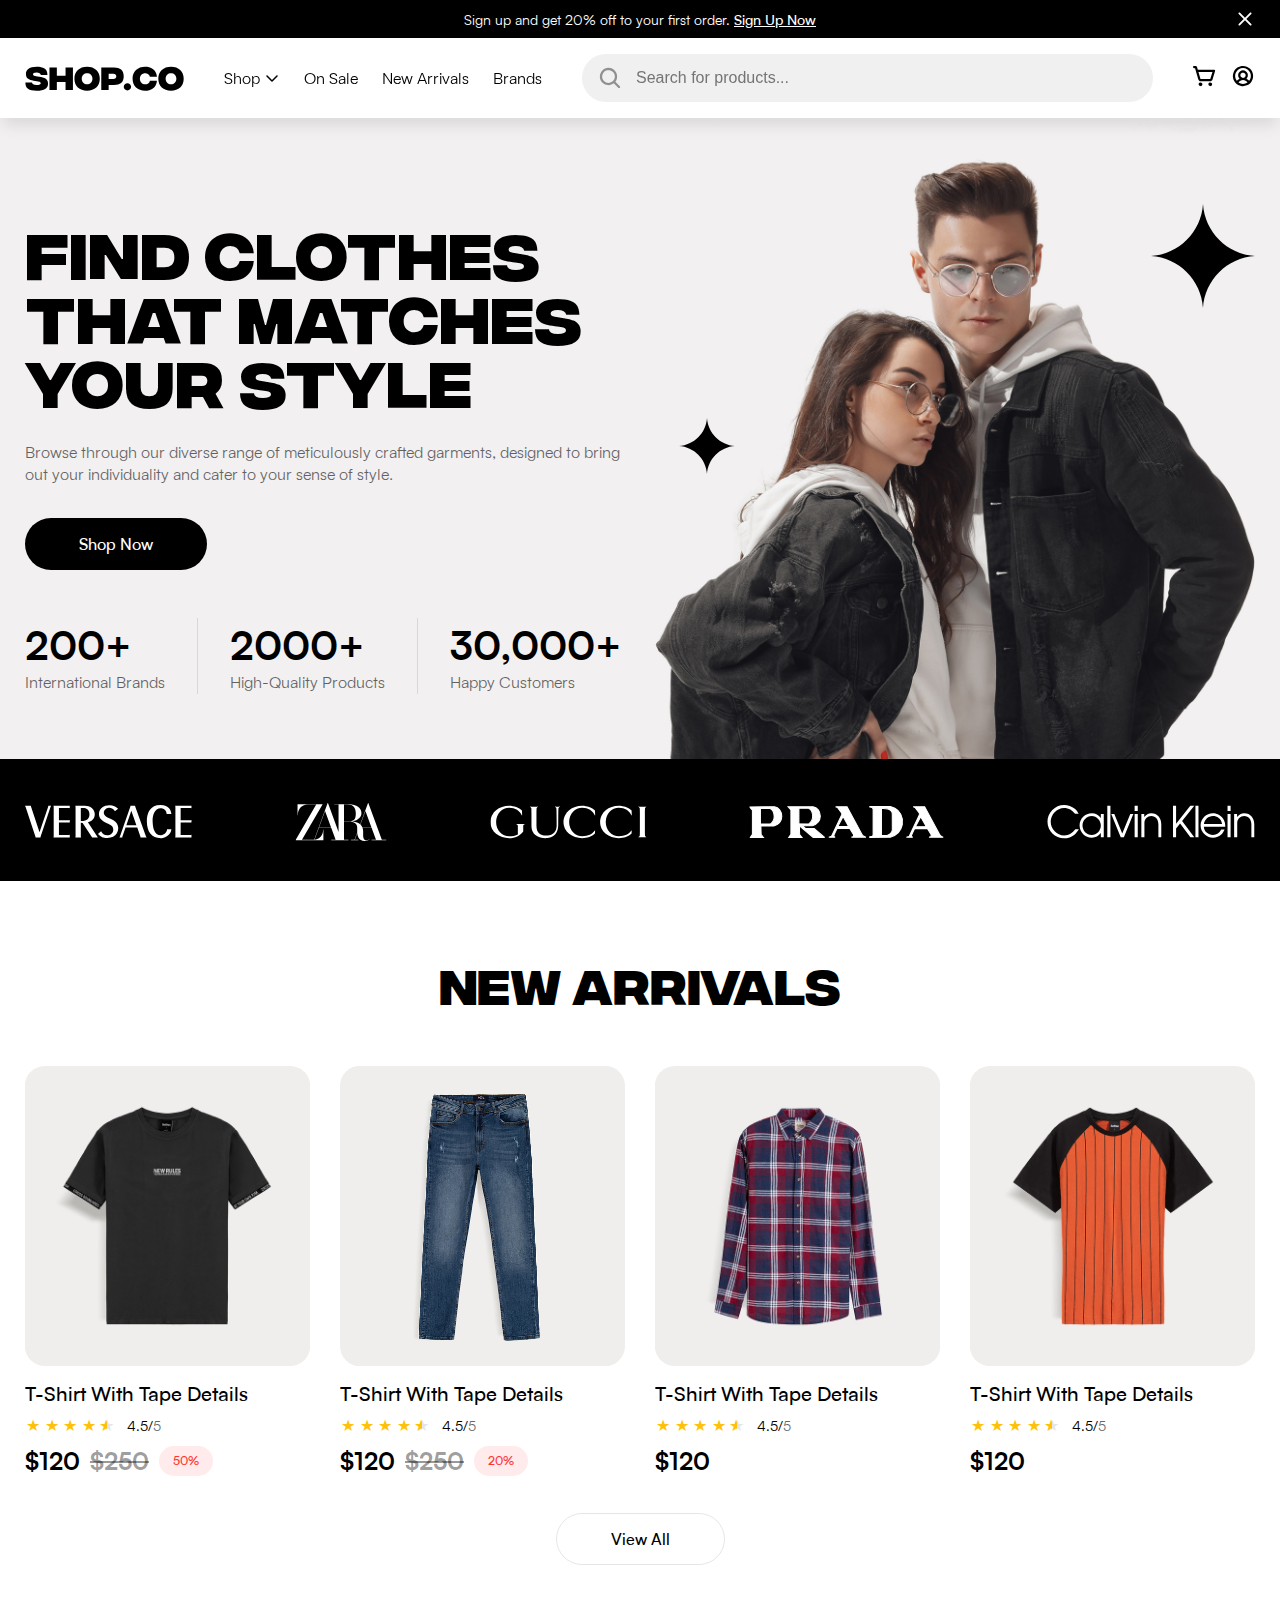
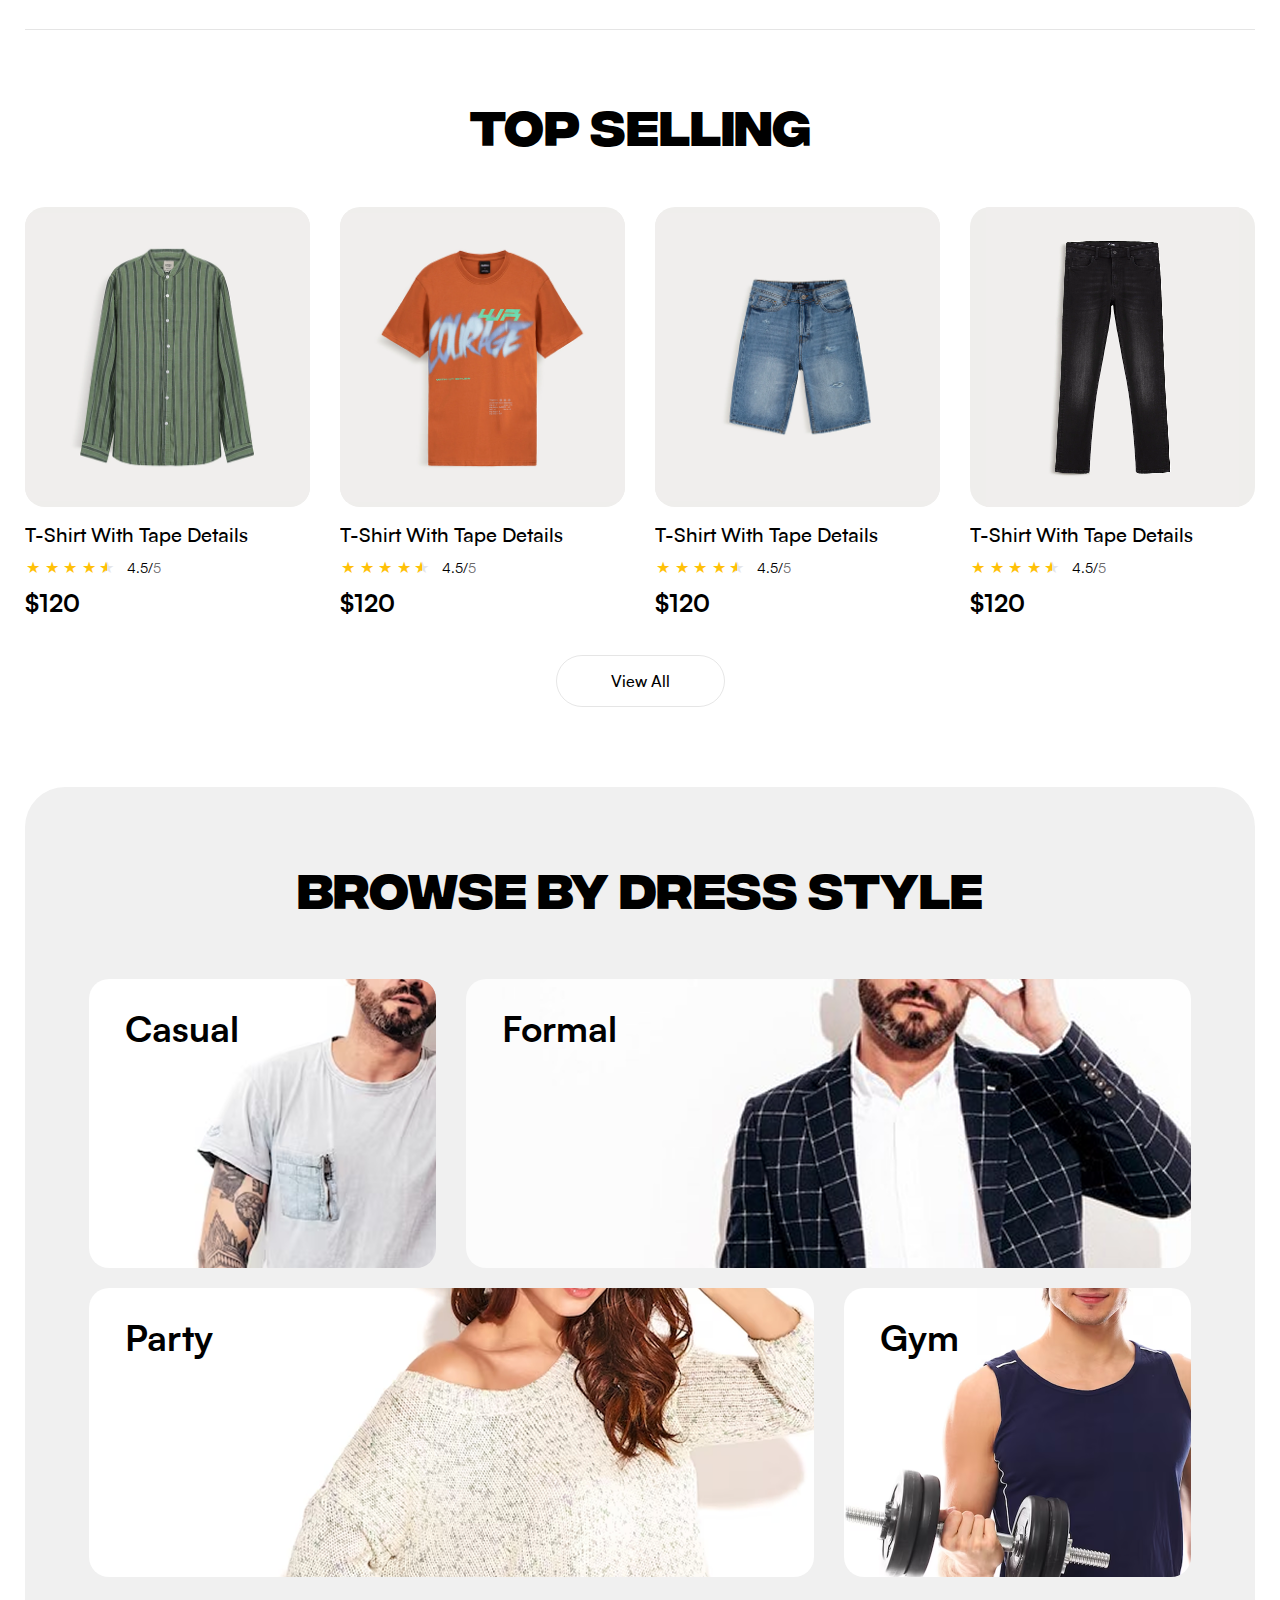
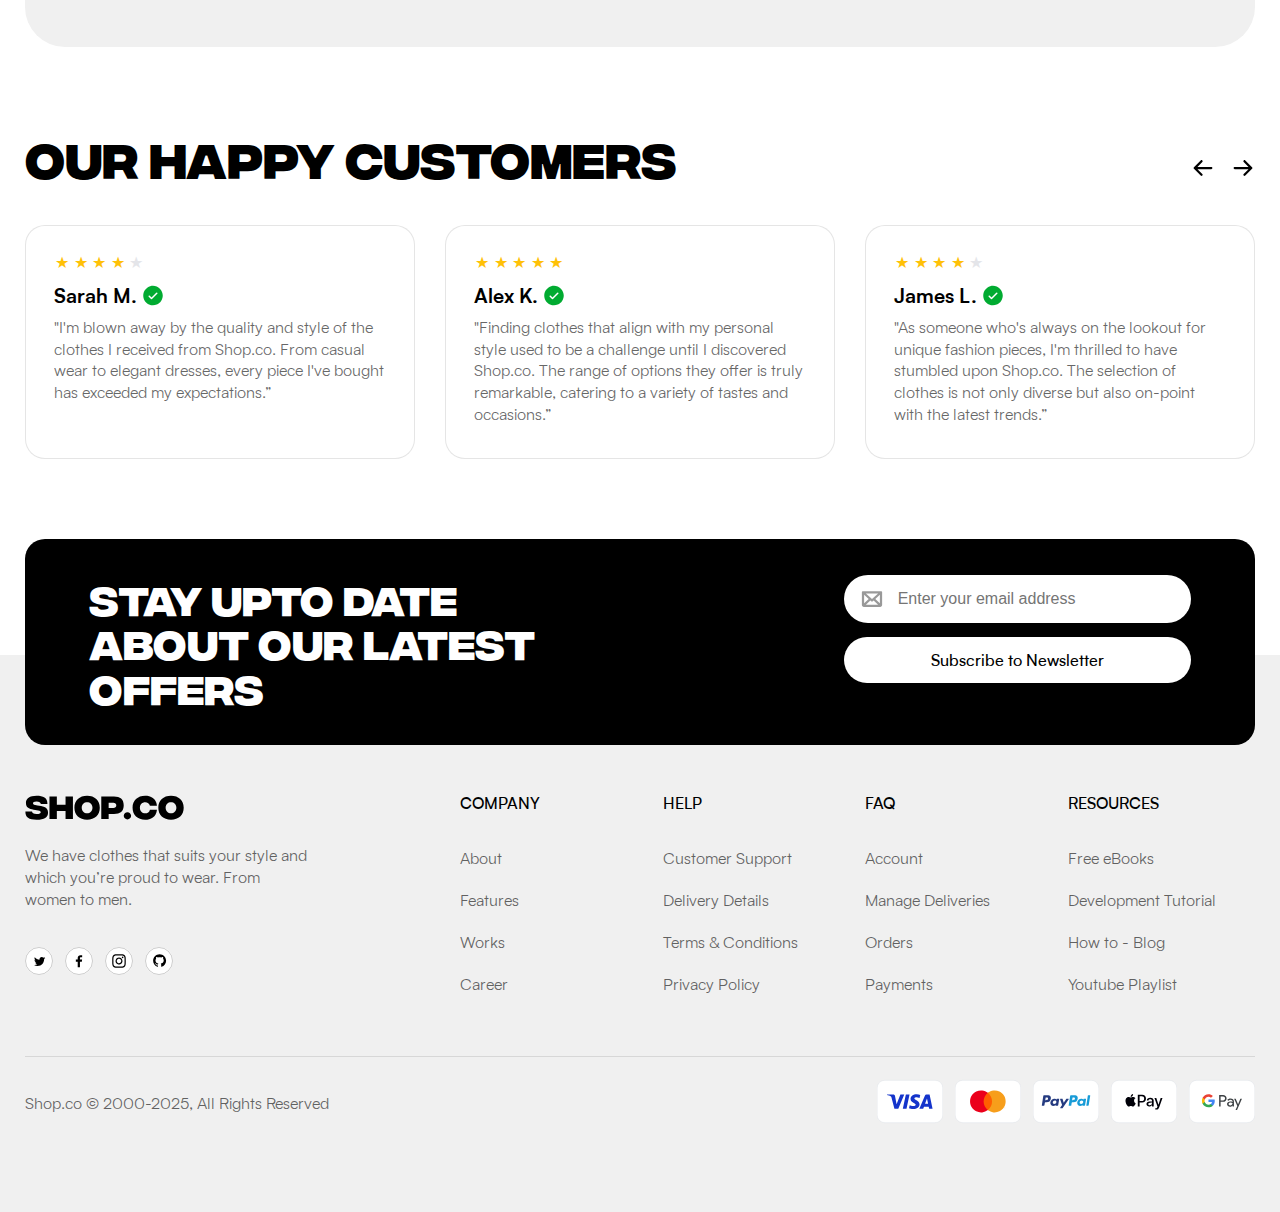
<file: index.html>
<!doctype html>
<html lang="en">
  <head>
    <meta charset="UTF-8" />
    <meta name="viewport" content="width=device-width, initial-scale=1.0" />

    <!-- FAVICON -->
    <link
      rel="icon"
      type="image/png"
      href="./assets/favicon/favicon-96x96.png"
      sizes="96x96"
    />
    <link rel="icon" type="image/svg+xml" href="./assets/favicon/favicon.svg" />
    <link rel="shortcut icon" href="./assets/favicon/favicon.ico" />
    <link
      rel="apple-touch-icon"
      sizes="180x180"
      href="./assets/favicon/apple-touch-icon.png"
    />
    <link rel="manifest" href="./assets/favicon/site.webmanifest" />

    <!-- FONT BASE -->
    <link rel="stylesheet" href="./assets/fonts/MJSatoshi/stylesheet.css" />

    <!-- FONT EXTRA -->
    <link rel="stylesheet" href="./assets/fonts/IntegralCF/stylesheet.css" />

    <!-- MAIN CSS -->
    <link rel="stylesheet" href="./assets/css/main.css" />

    <!-- SCRIPT LOAD -->
    <script src="./assets/js/script.js"></script>

    <title>SHOP.CO</title>
  </head>
  <body>
    <!-- PROMO NOTIFY-->
    <div class="header__promo">
      <div class="container">
        <div class="header__promo-inner">
          <span>Sign up and get 20% off to your first order. </span>
          <a href="#!" class="header__promo--link">Sign Up Now</a>
          <button class="header__promo-close d-sm-none">
            <img src="./assets/icons/close.svg" alt="" />
          </button>
        </div>
      </div>
    </div>
    <!-- HEADER -->
    <div id="header" class="header"></div>

    <!-- MAIN -->
    <main>
      <!-- HERO -->
      <section class="hero">
        <div class="container">
          <div class="hero__inner">
            <div class="row row-cols-2 row-cols-md-1 gapY-md-20">
              <div class="col">
                <h2 class="heading-1 mt-100 mt-xxl-50 mt-xl-30 mt-lg-16">
                  FIND CLOTHES THAT MATCHES YOUR STYLE
                </h2>
                <p class="desc mt-32 mt-xl-16">
                  Browse through our diverse range of meticulously crafted
                  garments, designed to bring out your individuality and cater
                  to your sense of style.
                </p>
                <button
                  class="btn btn--primary btn--full mt-32 mt-xl-16 mt-sm-24"
                >
                  Shop Now
                </button>
                <div class="stats">
                  <div class="stats__item">
                    <span class="heading-2-base">200+</span>
                    <span class="desc">International Brands</span>
                  </div>
                  <div class="stats__item">
                    <span class="heading-2-base">2000+</span>
                    <span class="desc">High-Quality Products</span>
                  </div>
                  <div class="stats__item">
                    <span class="heading-2-base">30,000+</span>
                    <span class="desc">Happy Customers</span>
                  </div>
                </div>
              </div>
              <div class="col">
                <div class="hero__image">
                  <img
                    src="./assets/images/hero-pc.png"
                    alt=""
                    class="hero__img"
                  />
                  <img
                    src="./assets/icons/deco-1.svg"
                    alt=""
                    class="hero__deco hero__deco-1"
                  />
                  <img
                    src="./assets/icons/deco-2.svg"
                    alt=""
                    class="hero__deco hero__deco-2"
                  />
                </div>
              </div>
            </div>
          </div>
        </div>
      </section>

      <!-- BRANDS -->
      <section class="brands">
        <div class="container">
          <div class="brands__inner">
            <div class="brand">
              <img
                src="./assets/icons/brand-versace.svg"
                alt=""
                class="brand__img"
              />
            </div>
            <div class="brand">
              <img
                src="./assets/icons/brand-zara.svg"
                alt=""
                class="brand__img"
              />
            </div>
            <div class="brand">
              <img
                src="./assets/icons/brand-gucci.svg"
                alt=""
                class="brand__img"
              />
            </div>
            <div class="brand">
              <img
                src="./assets/icons/brand-prada.svg"
                alt=""
                class="brand__img"
              />
            </div>
            <div class="brand">
              <img
                src="./assets/icons/brand-calvin.svg"
                alt=""
                class="brand__img"
              />
            </div>
          </div>
        </div>
      </section>

      <!-- NEW ARRIVALS -->
      <section class="new-prod">
        <div class="container">
          <div class="new-prod__inner">
            <h2 class="heading-2 text-center mt-72 mt-xl-50 mb-55 mb-xl-30">
              NEW ARRIVALS
            </h2>
            <!-- Card -->
            <div class="row row-cols-4 row-cols-lg-2 gy-lg-3">
              <!-- Item 1 -->
              <div class="col">
                <div class="card">
                  <a href="./prod-detail.html" class="card__img-wrap">
                    <img
                      src="./assets/images/prod-1.png"
                      alt=""
                      class="card__img"
                    />
                  </a>
                  <a href="./prod-detail.html">
                    <h3 class="card__title card-title mt-16">
                      T-shirt with tape details
                    </h3></a
                  >
                  <div class="card__row">
                    <!-- Rating -->
                    <div class="rating">
                      <span class="rating__star rating__star--full"></span>
                      <span class="rating__star rating__star--full"></span>
                      <span class="rating__star rating__star--full"></span>
                      <span class="rating__star rating__star--full"></span>
                      <span class="rating__star rating__star--half"></span>
                    </div>
                    <!-- Number details -->
                    <div>
                      <span class="heading-5">4.5/</span
                      ><span class="heading-5-grey">5</span>
                    </div>
                  </div>
                  <!-- Price -->
                  <div class="d-flex align-center gapX-10 gapX-md-5 mt-8">
                    <span class="card-price">$120</span>
                    <span class="card-price-old">$250</span>
                    <div class="badge badge--sale">50%</div>
                  </div>
                </div>
              </div>

              <!-- Item 2 -->
              <div class="col">
                <div class="card">
                  <a href="./prod-detail.html" class="card__img-wrap">
                    <img
                      src="./assets/images/prod-2.png"
                      alt=""
                      class="card__img"
                    />
                  </a>
                  <a href="./prod-detail.html">
                    <h3 class="card__title card-title mt-16">
                      T-shirt with tape details
                    </h3></a
                  >
                  <div class="card__row">
                    <!-- Rating -->
                    <div class="rating">
                      <span class="rating__star rating__star--full"></span>
                      <span class="rating__star rating__star--full"></span>
                      <span class="rating__star rating__star--full"></span>
                      <span class="rating__star rating__star--full"></span>
                      <span class="rating__star rating__star--half"></span>
                    </div>
                    <!-- Number details -->
                    <div>
                      <span class="heading-5">4.5/</span
                      ><span class="heading-5-grey">5</span>
                    </div>
                  </div>
                  <!-- Price -->
                  <div class="d-flex align-center gapX-10 gapX-md-5 mt-8">
                    <span class="card-price">$120</span>
                    <span class="card-price-old">$250</span>
                    <div class="badge badge--sale">20%</div>
                  </div>
                </div>
              </div>

              <!-- Item 3 -->
              <div class="col">
                <div class="card">
                  <a href="./prod-detail.html" class="card__img-wrap">
                    <img
                      src="./assets/images/prod-3.png"
                      alt=""
                      class="card__img"
                    />
                  </a>
                  <a href="./prod-detail.html">
                    <h3 class="card__title card-title mt-16">
                      T-shirt with tape details
                    </h3></a
                  >
                  <div class="card__row">
                    <!-- Rating -->
                    <div class="rating">
                      <span class="rating__star rating__star--full"></span>
                      <span class="rating__star rating__star--full"></span>
                      <span class="rating__star rating__star--full"></span>
                      <span class="rating__star rating__star--full"></span>
                      <span class="rating__star rating__star--half"></span>
                    </div>
                    <!-- Number details -->
                    <div>
                      <span class="heading-5">4.5/</span
                      ><span class="heading-5-grey">5</span>
                    </div>
                  </div>
                  <!-- Price -->
                  <span class="card-price mt-8">$120</span>
                </div>
              </div>

              <!-- Item 4 -->
              <div class="col">
                <div class="card">
                  <a href="./prod-detail.html" class="card__img-wrap">
                    <img
                      src="./assets/images/prod-4.png"
                      alt=""
                      class="card__img"
                    />
                  </a>
                  <a href="./prod-detail.html">
                    <h3 class="card__title card-title mt-16">
                      T-shirt with tape details
                    </h3></a
                  >
                  <div class="card__row">
                    <!-- Rating -->
                    <div class="rating">
                      <span class="rating__star rating__star--full"></span>
                      <span class="rating__star rating__star--full"></span>
                      <span class="rating__star rating__star--full"></span>
                      <span class="rating__star rating__star--full"></span>
                      <span class="rating__star rating__star--half"></span>
                    </div>
                    <!-- Number details -->
                    <div>
                      <span class="heading-5">4.5/</span
                      ><span class="heading-5-grey">5</span>
                    </div>
                  </div>
                  <!-- Price -->
                  <span class="card-price mt-8">$120</span>
                </div>
              </div>
            </div>

            <!-- View All -->
            <button class="btn btn--outline btn--full mx-auto mt-36 mt-md-24">
              View All
            </button>
          </div>
        </div>
      </section>

      <!-- SEPARATE -->
      <div class="container">
        <div class="separate my-64 my-md-40"></div>
      </div>

      <!-- TOP SELLING -->
      <section class="selling">
        <div class="container">
          <div class="selling__inner">
            <h2 class="heading-2 text-center mb-55 mb-xl-30">top selling</h2>
            <!-- Card -->
            <div class="row row-cols-4 row-cols-lg-2 gy-lg-3">
              <!-- Item 1 -->
              <div class="col">
                <div class="card">
                  <a href="./prod-detail.html" class="card__img-wrap">
                    <img
                      src="./assets/images/prod-5.png"
                      alt=""
                      class="card__img"
                    />
                  </a>
                  <a href="./prod-detail.html">
                    <h3 class="card__title card-title mt-16">
                      T-shirt with tape details
                    </h3></a
                  >
                  <div class="card__row">
                    <!-- Rating -->
                    <div class="rating">
                      <span class="rating__star rating__star--full"></span>
                      <span class="rating__star rating__star--full"></span>
                      <span class="rating__star rating__star--full"></span>
                      <span class="rating__star rating__star--full"></span>
                      <span class="rating__star rating__star--half"></span>
                    </div>
                    <!-- Number details -->
                    <div>
                      <span class="heading-5">4.5/</span
                      ><span class="heading-5-grey">5</span>
                    </div>
                  </div>
                  <!-- Price -->
                  <span class="card-price mt-8">$120</span>
                </div>
              </div>

              <!-- Item 2 -->
              <div class="col">
                <div class="card">
                  <a href="./prod-detail.html" class="card__img-wrap">
                    <img
                      src="./assets/images/prod-6.png"
                      alt=""
                      class="card__img"
                    />
                  </a>
                  <a href="./prod-detail.html">
                    <h3 class="card__title card-title mt-16">
                      T-shirt with tape details
                    </h3></a
                  >
                  <div class="card__row">
                    <!-- Rating -->
                    <div class="rating">
                      <span class="rating__star rating__star--full"></span>
                      <span class="rating__star rating__star--full"></span>
                      <span class="rating__star rating__star--full"></span>
                      <span class="rating__star rating__star--full"></span>
                      <span class="rating__star rating__star--half"></span>
                    </div>
                    <!-- Number details -->
                    <div>
                      <span class="heading-5">4.5/</span
                      ><span class="heading-5-grey">5</span>
                    </div>
                  </div>
                  <!-- Price -->
                  <span class="card-price mt-8">$120</span>
                </div>
              </div>

              <!-- Item 3 -->
              <div class="col">
                <div class="card">
                  <a href="./prod-detail.html" class="card__img-wrap">
                    <img
                      src="./assets/images/prod-7.png"
                      alt=""
                      class="card__img"
                    />
                  </a>
                  <a href="./prod-detail.html">
                    <h3 class="card__title card-title mt-16">
                      T-shirt with tape details
                    </h3></a
                  >
                  <div class="card__row">
                    <!-- Rating -->
                    <div class="rating">
                      <span class="rating__star rating__star--full"></span>
                      <span class="rating__star rating__star--full"></span>
                      <span class="rating__star rating__star--full"></span>
                      <span class="rating__star rating__star--full"></span>
                      <span class="rating__star rating__star--half"></span>
                    </div>
                    <!-- Number details -->
                    <div>
                      <span class="heading-5">4.5/</span
                      ><span class="heading-5-grey">5</span>
                    </div>
                  </div>
                  <!-- Price -->
                  <span class="card-price mt-8">$120</span>
                </div>
              </div>

              <!-- Item 4 -->
              <div class="col">
                <div class="card">
                  <a href="./prod-detail.html" class="card__img-wrap">
                    <img
                      src="./assets/images/prod-8.png"
                      alt=""
                      class="card__img"
                    />
                  </a>
                  <a href="./prod-detail.html">
                    <h3 class="card__title card-title mt-16">
                      T-shirt with tape details
                    </h3></a
                  >
                  <div class="card__row">
                    <!-- Rating -->
                    <div class="rating">
                      <span class="rating__star rating__star--full"></span>
                      <span class="rating__star rating__star--full"></span>
                      <span class="rating__star rating__star--full"></span>
                      <span class="rating__star rating__star--full"></span>
                      <span class="rating__star rating__star--half"></span>
                    </div>
                    <!-- Number details -->
                    <div>
                      <span class="heading-5">4.5/</span
                      ><span class="heading-5-grey">5</span>
                    </div>
                  </div>
                  <!-- Price -->
                  <span class="card-price mt-8">$120</span>
                </div>
              </div>
            </div>

            <!-- View All -->
            <button class="btn btn--outline btn--full mx-auto mt-36 mt-md-24">
              View All
            </button>
          </div>
        </div>
      </section>

      <!-- CATEGORY -->
      <section class="category mt-80 mt-md-50">
        <div class="container">
          <div class="category__inner">
            <h3 class="heading-2 text-center">BROWSE BY dress STYLE</h3>

            <!-- Row 1-->
            <div class="category__row mt-64">
              <div class="row gy-md-2">
                <div class="col-4 col-md-12">
                  <a href="./cat-casual.html" class="category__item">
                    <h3 class="category__title heading-3">Casual</h3>
                    <img
                      src="./assets/images/cat-1.png"
                      alt=""
                      class="category__item-img"
                    />
                  </a>
                </div>
                <div class="col-8 col-md-12">
                  <a href="#!" class="category__item">
                    <h3 class="category__title heading-3">Formal</h3>
                    <img
                      src="./assets/images/cat-2.png"
                      alt=""
                      class="category__item-img"
                    />
                  </a>
                </div>
              </div>
            </div>
            <!-- Row 2-->
            <div class="category__row mt-20">
              <div class="row gy-md-2">
                <div class="col-8 col-md-12">
                  <a href="#!" class="category__item">
                    <h3 class="category__title heading-3">Party</h3>
                    <img
                      src="./assets/images/cat-3.png"
                      alt=""
                      class="category__item-img"
                    />
                  </a>
                </div>
                <div class="col-4 col-md-12">
                  <a href="#!" class="category__item">
                    <h3 class="category__title heading-3">Gym</h3>
                    <img
                      src="./assets/images/cat-4.png"
                      alt=""
                      class="category__item-img"
                    />
                  </a>
                </div>
              </div>
            </div>
          </div>
        </div>
      </section>

      <!-- Reviews -->
      <section class="reviews mt-80 mt-xl-50">
        <div class="container">
          <div class="reviews__inner">
            <div class="reviews__row mb-40 mb-md-24">
              <h2 class="heading-2">OUR HAPPY CUSTOMERS</h2>
              <div class="reviews__ctrl d-flex gapX-16">
                <button>
                  <img src="./assets/icons/prev.svg" alt="" />
                </button>
                <button>
                  <img src="./assets/icons/next.svg" alt="" />
                </button>
              </div>
            </div>
            <div class="row row-cols-3 row-cols-md-1">
              <div class="col">
                <div class="reviews__item">
                  <!-- Rating -->
                  <div class="rating">
                    <span class="rating__star rating__star--full"></span>
                    <span class="rating__star rating__star--full"></span>
                    <span class="rating__star rating__star--full"></span>
                    <span class="rating__star rating__star--full"></span>
                    <span class="rating__star"></span>
                  </div>
                  <div class="d-flex gapX-4 mt-12">
                    <h4 class="card-title">Sarah M.</h4>
                    <img src="./assets/icons/done.svg" alt="" />
                  </div>
                  <p class="reviews__content desc mt-8">
                    "I'm blown away by the quality and style of the clothes I
                    received from Shop.co. From casual wear to elegant dresses,
                    every piece I've bought has exceeded my expectations.”
                  </p>
                </div>
              </div>
              <div class="col d-md-none">
                <div class="reviews__item">
                  <!-- Rating -->
                  <div class="rating">
                    <span class="rating__star rating__star--full"></span>
                    <span class="rating__star rating__star--full"></span>
                    <span class="rating__star rating__star--full"></span>
                    <span class="rating__star rating__star--full"></span>
                    <span class="rating__star rating__star--full"></span>
                  </div>

                  <div class="d-flex gapX-4 mt-12">
                    <h4 class="card-title">Alex K.</h4>
                    <img src="./assets/icons/done.svg" alt="" />
                  </div>
                  <p class="reviews__content desc mt-8">
                    "Finding clothes that align with my personal style used to
                    be a challenge until I discovered Shop.co. The range of
                    options they offer is truly remarkable, catering to a
                    variety of tastes and occasions.”
                  </p>
                </div>
              </div>
              <div class="col d-md-none">
                <div class="reviews__item">
                  <!-- Rating -->
                  <div class="rating">
                    <span class="rating__star rating__star--full"></span>
                    <span class="rating__star rating__star--full"></span>
                    <span class="rating__star rating__star--full"></span>
                    <span class="rating__star rating__star--full"></span>
                    <span class="rating__star"></span>
                  </div>

                  <div class="d-flex gapX-4 mt-12">
                    <h4 class="card-title">James L.</h4>
                    <img src="./assets/icons/done.svg" alt="" />
                  </div>
                  <p class="reviews__content desc mt-8">
                    "As someone who's always on the lookout for unique fashion
                    pieces, I'm thrilled to have stumbled upon Shop.co. The
                    selection of clothes is not only diverse but also on-point
                    with the latest trends.”
                  </p>
                </div>
              </div>
            </div>
          </div>
        </div>
      </section>

      <!-- Subscribe -->
      <section class="sub mt-80 mt-md-50">
        <div class="container">
          <div class="sub__inner mb--90 mb-md--125">
            <div class="row gy-md-3 gy-sm-2">
              <div class="col-6 col-md-12">
                <h2 class="heading-2-white">
                  STAY UPTO DATE ABOUT OUR LATEST OFFERS
                </h2>
              </div>
              <div class="col-4 col-lg-6 col-md-12 offset-2 offset-lg-0">
                <div class="form">
                  <div class="form__group bg-white">
                    <label for="sub-email" class="form__label">
                      <img src="./assets/icons/email.svg" alt="" />
                    </label>
                    <input
                      type="text"
                      id="sub-email"
                      placeholder="Enter your email address"
                    />
                  </div>
                  <button class="btn btn--secondary">
                    Subscribe to Newsletter
                  </button>
                </div>
              </div>
            </div>
          </div>
        </div>
      </section>
    </main>

    <!-- FOOTER -->
    <div class="footer" id="footer"></div>

    <!-- Xử lý load Template -->
    <script>
      load("#header", "./templates/header.html");
    </script>
    <script>
      load("#footer", "./templates/footer.html");
    </script>

    <!-- JS cho Slider -->
    <script type="module" src="./assets/js/toggle-menu.js"></script>
  </body>
</html>
</file>
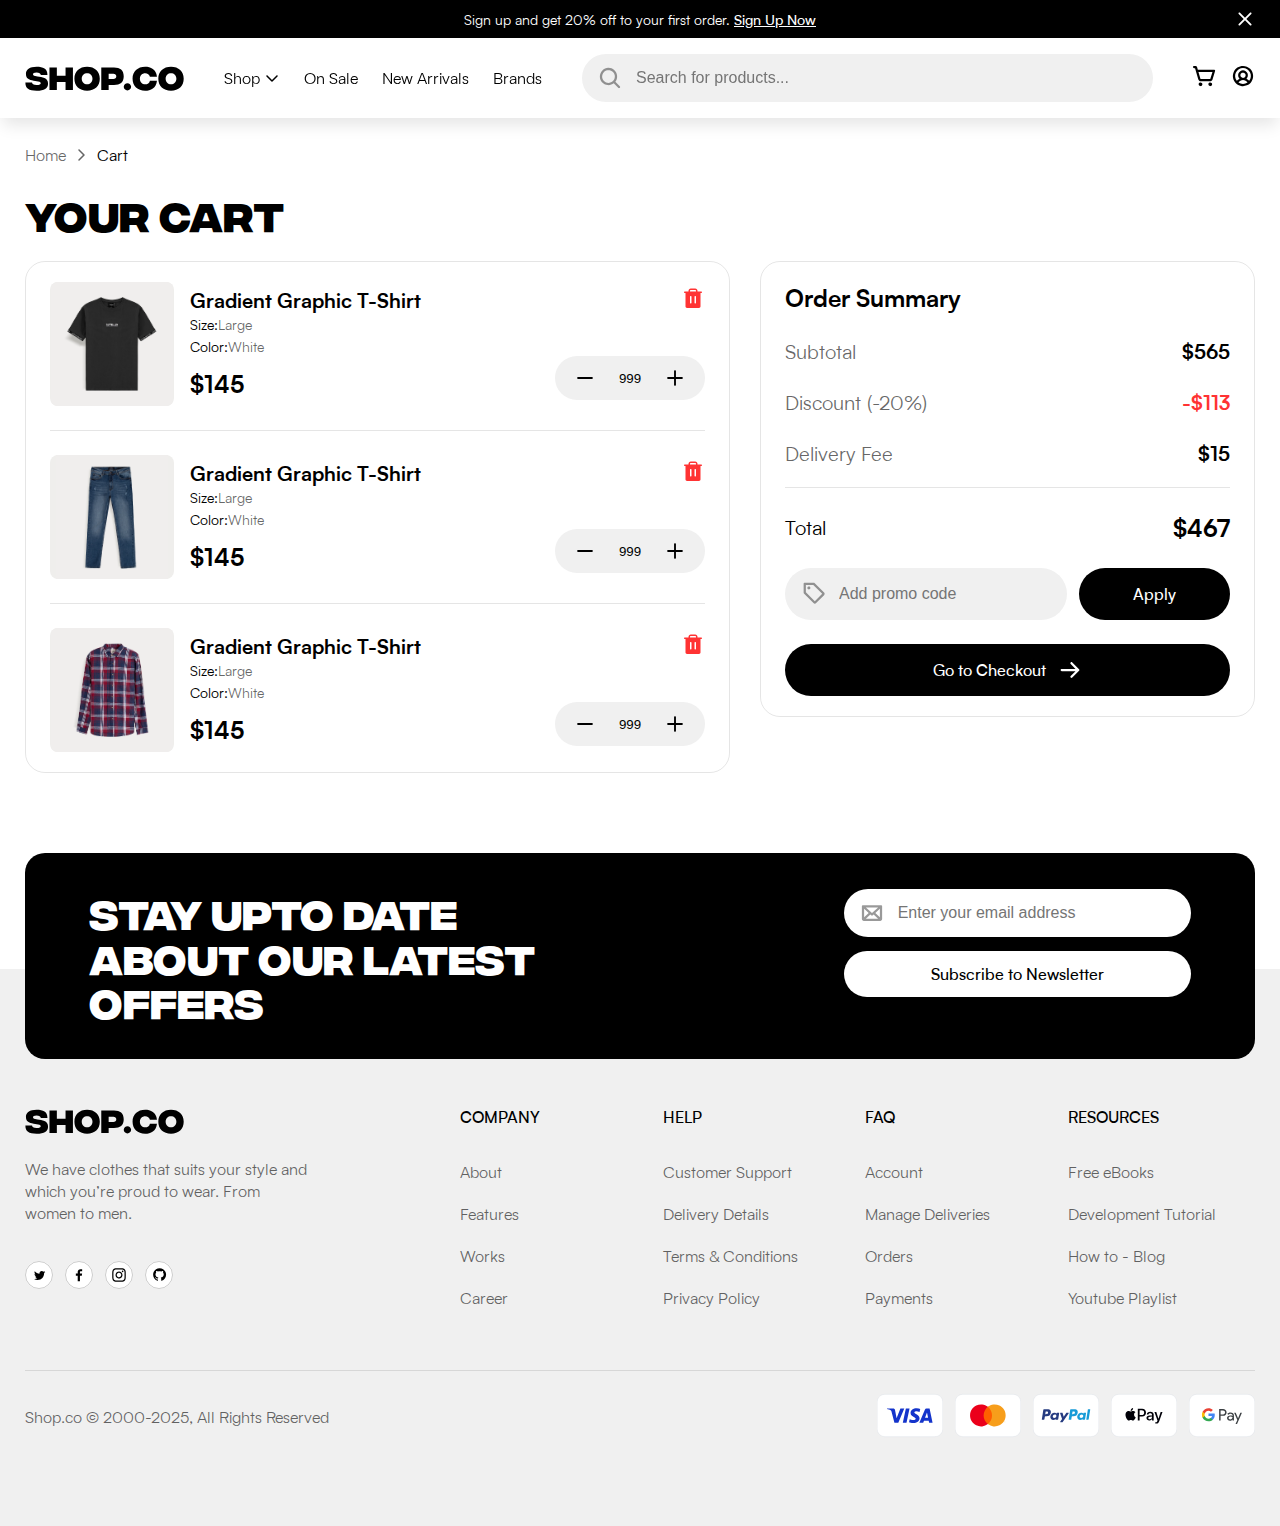
<file: cart.html>
<!doctype html>
<html lang="en">
  <head>
    <meta charset="UTF-8" />
    <meta name="viewport" content="width=device-width, initial-scale=1.0" />

    <!-- FAVICON -->
    <link
      rel="icon"
      type="image/png"
      href="./assets/favicon/favicon-96x96.png"
      sizes="96x96"
    />
    <link rel="icon" type="image/svg+xml" href="./assets/favicon/favicon.svg" />
    <link rel="shortcut icon" href="./assets/favicon/favicon.ico" />
    <link
      rel="apple-touch-icon"
      sizes="180x180"
      href="./assets/favicon/apple-touch-icon.png"
    />
    <link rel="manifest" href="./assets/favicon/site.webmanifest" />

    <!-- FONT BASE -->
    <link rel="stylesheet" href="./assets/fonts/MJSatoshi/stylesheet.css" />

    <!-- FONT EXTRA -->
    <link rel="stylesheet" href="./assets/fonts/IntegralCF/stylesheet.css" />

    <!-- MAIN CSS -->
    <link rel="stylesheet" href="./assets/css/main.css" />

    <!-- SCRIPT LOAD -->
    <script src="./assets/js/script.js"></script>

    <title>SHOP.CO | Cart</title>
  </head>
  <body>
    <!-- PROMO NOTIFY-->
    <div class="header__promo">
      <div class="container">
        <div class="header__promo-inner">
          <span>Sign up and get 20% off to your first order. </span>
          <a href="#!" class="header__promo--link">Sign Up Now</a>
          <button class="header__promo-close d-sm-none">
            <img src="./assets/icons/close.svg" alt="" />
          </button>
        </div>
      </div>
    </div>
    <!-- HEADER -->
    <div id="header" class="header"></div>

    <!-- MAIN -->
    <main>
      <!-- BREADCRUMB -->
      <section class="mt-25 mt-md-20">
        <div class="container">
          <nav class="breadcrumb breadcrumb--chevron">
            <span class="breadcrumb__item">
              <a href="./" class="breadcrumb__link">Home</a>
            </span>
            <span class="breadcrumb__item breadcrumb__item--active">
              Cart
            </span>
          </nav>
        </div>
      </section>

      <!-- CART -->
      <section class="cart">
        <div class="container">
          <div class="cart__inner">
            <h2 class="heading-2-black mt-24 mb-25 mt-md-8 mb-sm-20">
              Your cart
            </h2>
            <!-- Row -->
            <div class="row gy-lg-2">
              <div class="col-7 col-lg-12">
                <div class="box">
                  <!-- Item 1 -->
                  <div class="cart__horizontal gapX-16 align-center">
                    <!-- Cart images -->
                    <div class="cart__wrap-img">
                      <img
                        src="./assets/images/prod-1.png"
                        alt=""
                        class="cart__img"
                      />
                    </div>

                    <!-- Cart Info -->
                    <div class="cart__info">
                      <!-- Row 1 -->
                      <div class="cart__horizontal justify-space-between">
                        <div class="cart__vertical">
                          <h3 class="card-title">Gradient Graphic T-shirt</h3>
                          <div class="d-flex mt-2">
                            <span class="desc-14">Size: </span>
                            <span class="desc-14-grey">Large</span>
                          </div>
                          <div class="d-flex mt-4">
                            <span class="desc-14">Color: </span>
                            <span class="desc-14-grey">White</span>
                          </div>
                        </div>

                        <button class="cart__btn-delete">
                          <img src="./assets/icons/trash-card.svg" alt="" />
                        </button>
                      </div>

                      <!-- Row 2 -->
                      <div class="cart__horizontal justify-space-between">
                        <span class="card-price mt-auto">$145</span>
                        <div class="cart__form">
                          <button class="cart__btn-form">
                            <img src="./assets/icons/minus.svg" alt="" />
                          </button>
                          <input
                            type="text"
                            value="999"
                            class="cart__input text-center"
                          />
                          <button class="cart__btn-form">
                            <img src="./assets/icons/plus.svg" alt="" />
                          </button>
                        </div>
                      </div>
                    </div>
                  </div>

                  <!-- Separate -->
                  <div class="separate my-24 my-sm-16"></div>

                  <!-- Item 2 -->
                  <div class="cart__horizontal gapX-16 align-center">
                    <!-- Cart images -->
                    <div class="cart__wrap-img">
                      <img
                        src="./assets/images/prod-2.png"
                        alt=""
                        class="cart__img"
                      />
                    </div>

                    <!-- Cart Info -->
                    <div class="cart__info">
                      <!-- Row 1 -->
                      <div class="cart__horizontal justify-space-between">
                        <div class="cart__vertical">
                          <h3 class="card-title">Gradient Graphic T-shirt</h3>
                          <div class="d-flex mt-2">
                            <span class="desc-14">Size: </span>
                            <span class="desc-14-grey">Large</span>
                          </div>
                          <div class="d-flex mt-4">
                            <span class="desc-14">Color: </span>
                            <span class="desc-14-grey">White</span>
                          </div>
                        </div>

                        <button class="cart__btn-delete">
                          <img src="./assets/icons/trash-card.svg" alt="" />
                        </button>
                      </div>

                      <!-- Row 2 -->
                      <div class="cart__horizontal justify-space-between">
                        <span class="card-price mt-auto">$145</span>
                        <div class="cart__form">
                          <button class="cart__btn-form">
                            <img src="./assets/icons/minus.svg" alt="" />
                          </button>
                          <input
                            type="text"
                            value="999"
                            class="cart__input text-center"
                          />
                          <button class="cart__btn-form">
                            <img src="./assets/icons/plus.svg" alt="" />
                          </button>
                        </div>
                      </div>
                    </div>
                  </div>

                  <!-- Separate -->
                  <div class="separate my-24 my-sm-16"></div>

                  <!-- Item 3 -->
                  <div class="cart__horizontal gapX-16 align-center">
                    <!-- Cart images -->
                    <div class="cart__wrap-img">
                      <img
                        src="./assets/images/prod-3.png"
                        alt=""
                        class="cart__img"
                      />
                    </div>

                    <!-- Cart Info -->
                    <div class="cart__info">
                      <!-- Row 1 -->
                      <div class="cart__horizontal justify-space-between">
                        <div class="cart__vertical">
                          <h3 class="card-title">Gradient Graphic T-shirt</h3>
                          <div class="d-flex mt-2">
                            <span class="desc-14">Size: </span>
                            <span class="desc-14-grey">Large</span>
                          </div>
                          <div class="d-flex mt-4">
                            <span class="desc-14">Color: </span>
                            <span class="desc-14-grey">White</span>
                          </div>
                        </div>

                        <button class="cart__btn-delete">
                          <img src="./assets/icons/trash-card.svg" alt="" />
                        </button>
                      </div>

                      <!-- Row 2 -->
                      <div class="cart__horizontal justify-space-between">
                        <span class="card-price mt-auto">$145</span>
                        <div class="cart__form">
                          <button class="cart__btn-form">
                            <img src="./assets/icons/minus.svg" alt="" />
                          </button>
                          <input
                            type="text"
                            value="999"
                            class="cart__input text-center"
                          />
                          <button class="cart__btn-form">
                            <img src="./assets/icons/plus.svg" alt="" />
                          </button>
                        </div>
                      </div>
                    </div>
                  </div>
                </div>
              </div>
              <div class="col-5 col-lg-12">
                <div class="box">
                  <h3 class="card-price">Order Summary</h3>
                  <div
                    class="d-flex card__horizontal align-center justify-space-between mt-24"
                  >
                    <span class="desc-20">Subtotal</span>
                    <span class="desc-20-700">$565</span>
                  </div>
                  <div
                    class="cart__horizontal align-center justify-space-between mt-24"
                  >
                    <span class="desc-20">Discount (-20%)</span>
                    <span class="desc-20-700 text-red">-$113</span>
                  </div>
                  <div
                    class="d-flex card__horizontal align-center justify-space-between mt-24"
                  >
                    <span class="desc-20">Delivery Fee</span>
                    <span class="desc-20-700">$15</span>
                  </div>

                  <!-- Separate -->
                  <div class="separate my-20"></div>

                  <div
                    class="d-flex card__horizontal align-center justify-space-between mt-24"
                  >
                    <span class="desc-black-20">Total</span>
                    <span class="card-price">$467</span>
                  </div>

                  <div
                    class="cart__horizontal justify-space-between my-24 gapX-12"
                  >
                    <div class="form__group cart__form-promo">
                      <label class="cart__label" for="promo-code">
                        <img src="./assets/icons/tag.svg" alt="" />
                      </label>
                      <input
                        id="promo-code"
                        type="text"
                        placeholder="Add promo code"
                      />
                    </div>

                    <button class="btn btn--primary">Apply</button>
                  </div>

                  <!-- Button Ctrl -->
                  <button class="cart__btn-check-out btn btn--primary">
                    Go to Checkout
                    <img
                      src="./assets/icons/next.svg"
                      alt=""
                      class="cart__btn-check-out--icon"
                    />
                  </button>
                </div>
              </div>
            </div>
          </div>
        </div>
      </section>

      <!-- Subscribe -->
      <section class="sub mt-80 mt-md-50">
        <div class="container">
          <div class="sub__inner mb--90 mb-md--125">
            <div class="row gy-md-3 gy-sm-2">
              <div class="col-6 col-md-12">
                <h2 class="heading-2-white">
                  STAY UPTO DATE ABOUT OUR LATEST OFFERS
                </h2>
              </div>
              <div class="col-4 col-lg-6 col-md-12 offset-2 offset-lg-0">
                <div class="form">
                  <div class="form__group bg-white">
                    <label for="sub-email" class="form__label">
                      <img src="./assets/icons/email.svg" alt="" />
                    </label>
                    <input
                      type="text"
                      id="sub-email"
                      placeholder="Enter your email address"
                    />
                  </div>
                  <button class="btn btn--secondary">
                    Subscribe to Newsletter
                  </button>
                </div>
              </div>
            </div>
          </div>
        </div>
      </section>
    </main>

    <!-- FOOTER -->
    <div class="footer" id="footer"></div>

    <!-- Xử lý load Template -->
    <script>
      load("#header", "./templates/header.html");
    </script>
    <script>
      load("#footer", "./templates/footer.html");
    </script>

    <!-- JS cho Slider -->
    <script type="module" src="./assets/js/toggle-menu.js"></script>
  </body>
</html>
</file>
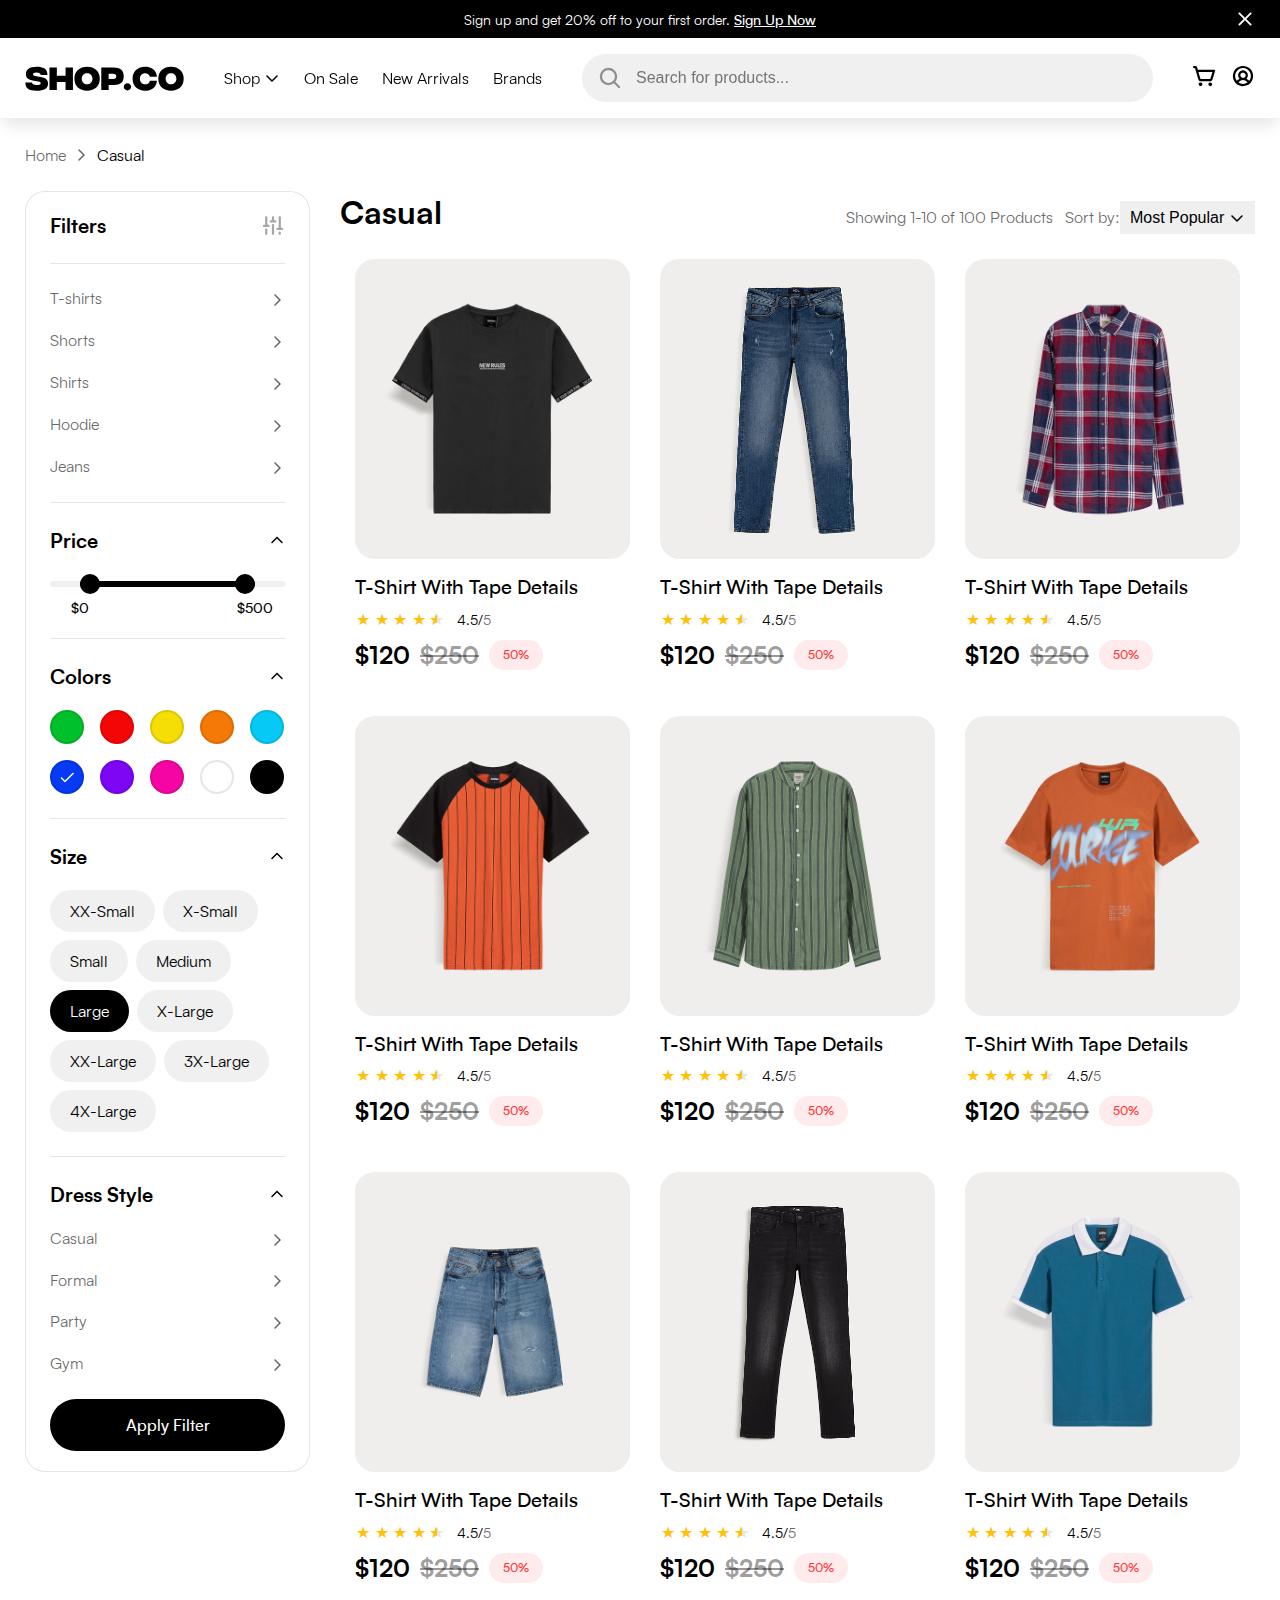
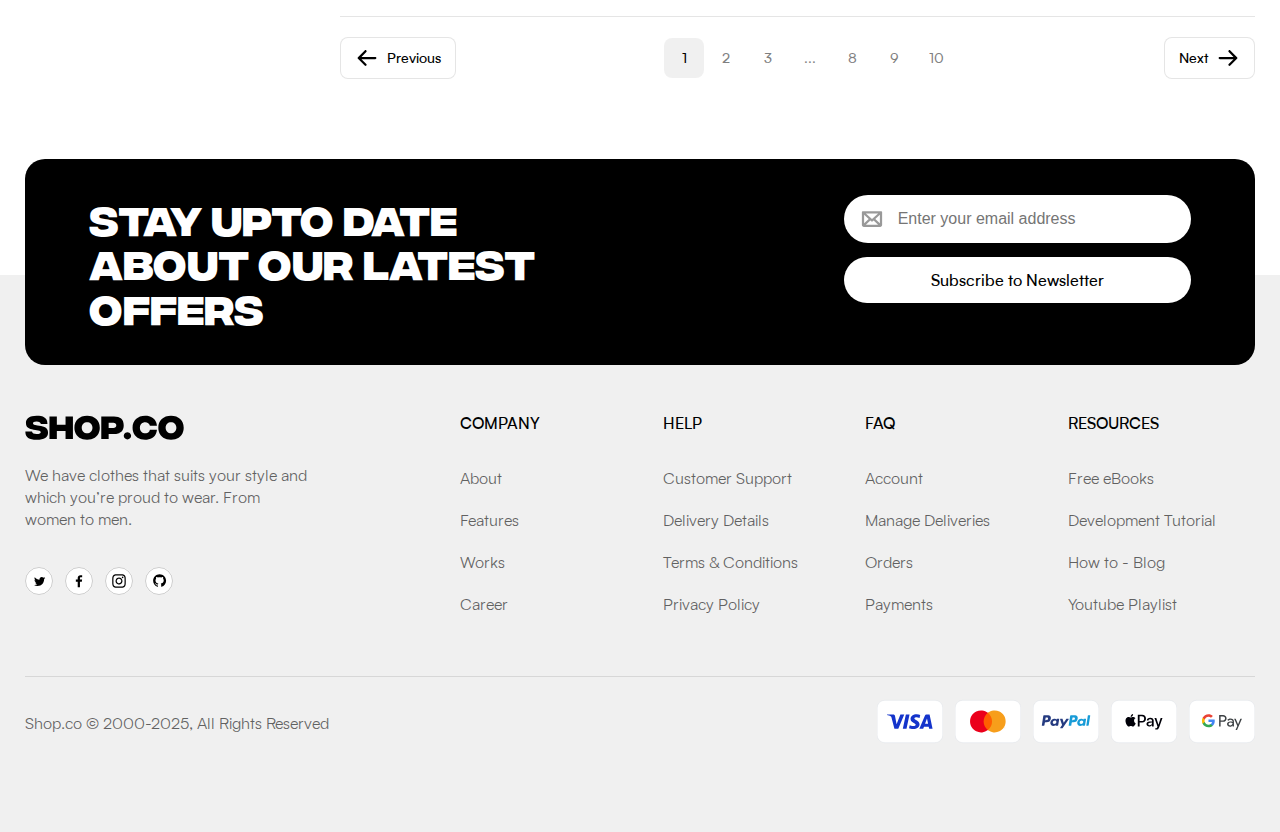
<file: cat-casual.html>
<!doctype html>
<html lang="en">
  <head>
    <meta charset="UTF-8" />
    <meta name="viewport" content="width=device-width, initial-scale=1.0" />

    <!-- FAVICON -->
    <link
      rel="icon"
      type="image/png"
      href="./assets/favicon/favicon-96x96.png"
      sizes="96x96"
    />
    <link rel="icon" type="image/svg+xml" href="./assets/favicon/favicon.svg" />
    <link rel="shortcut icon" href="./assets/favicon/favicon.ico" />
    <link
      rel="apple-touch-icon"
      sizes="180x180"
      href="./assets/favicon/apple-touch-icon.png"
    />
    <link rel="manifest" href="./assets/favicon/site.webmanifest" />

    <!-- FONT BASE -->
    <link rel="stylesheet" href="./assets/fonts/MJSatoshi/stylesheet.css" />

    <!-- FONT EXTRA -->
    <link rel="stylesheet" href="./assets/fonts/IntegralCF/stylesheet.css" />

    <!-- MAIN CSS -->
    <link rel="stylesheet" href="./assets/css/main.css" />

    <!-- SCRIPT LOAD -->
    <script src="./assets/js/script.js"></script>

    <title>SHOP.CO | Category</title>
  </head>
  <body>
    <!-- PROMO NOTIFY-->
    <div class="header__promo">
      <div class="container">
        <div class="header__promo-inner">
          <span>Sign up and get 20% off to your first order. </span>
          <a href="#!" class="header__promo--link">Sign Up Now</a>
          <button class="header__promo-close d-sm-none">
            <img src="./assets/icons/close.svg" alt="" />
          </button>
        </div>
      </div>
    </div>
    <!-- HEADER -->
    <div id="header" class="header"></div>

    <!-- MAIN -->
    <main>
      <!-- BREADCRUMB -->
      <section class="mt-25 mt-md-20">
        <div class="container">
          <nav class="breadcrumb breadcrumb--chevron">
            <span class="breadcrumb__item">
              <a href="./" class="breadcrumb__link">Home</a>
            </span>
            <span class="breadcrumb__item breadcrumb__item--active">
              Casual
            </span>
          </nav>
        </div>
      </section>

      <!-- SHOW PRODUCT -->
      <section class="mt-24 mt-sm-12">
        <div class="container">
          <div class="show-prod__inner">
            <div class="row">
              <div class="col-3 col-xl-4 col-lg-12">
                <!-- Filter Overlay -->
                <div class="filter__overlay"></div>

                <!-- Filters -->
                <div id="filter-product" class="filter">
                  <!-- Heading -->
                  <div class="d-flex justify-space-between">
                    <h3 class="filter-title">Filters</h3>
                    <img
                      src="./assets/icons/filter.svg"
                      alt=""
                      class="filter__icon d-lg-none"
                    />
                    <img
                      id="filter-close"
                      src="./assets/icons/close-filter.svg"
                      alt=""
                      class="d-none d-lg-flex"
                    />
                  </div>

                  <!-- Separate -->
                  <div class="separate my-24"></div>

                  <!-- Body -->
                  <ul class="filter__list">
                    <!-- Item -->
                    <li
                      class="filter__item d-flex align-center justify-space-between"
                    >
                      <span class="desc">T-shirts</span>
                      <button class="filter__icon-toggle">
                        <img
                          src="./assets/icons/arrow-filter-small.svg"
                          alt=""
                        />
                      </button>
                    </li>

                    <!-- Item -->
                    <li
                      class="filter__item d-flex align-center justify-space-between"
                    >
                      <span class="desc">Shorts</span>
                      <button class="filter__icon-toggle">
                        <img
                          src="./assets/icons/arrow-filter-small.svg"
                          alt=""
                        />
                      </button>
                    </li>

                    <!-- Item -->
                    <li
                      class="filter__item d-flex align-center justify-space-between"
                    >
                      <span class="desc">Shirts</span>
                      <button class="filter__icon-toggle">
                        <img
                          src="./assets/icons/arrow-filter-small.svg"
                          alt=""
                        />
                      </button>
                    </li>

                    <!-- Item -->
                    <li
                      class="filter__item d-flex align-center justify-space-between"
                    >
                      <span class="desc">Hoodie</span>
                      <button class="filter__icon-toggle">
                        <img
                          src="./assets/icons/arrow-filter-small.svg"
                          alt=""
                        />
                      </button>
                    </li>

                    <!-- Item -->
                    <li
                      class="filter__item d-flex align-center justify-space-between"
                    >
                      <span class="desc">Jeans</span>
                      <button class="filter__icon-toggle">
                        <img
                          src="./assets/icons/arrow-filter-small.svg"
                          alt=""
                        />
                      </button>
                    </li>
                  </ul>

                  <!-- Separate -->
                  <div class="separate my-24"></div>

                  <div class="d-flex justify-space-between">
                    <span class="filter-title">Price</span>
                    <img src="./assets/icons/arrow-filter-big.svg" alt="" />
                  </div>

                  <!-- Input Range -->
                  <div class="range-slider">
                    <div class="range-slider__label" id="min-tooltip">$0</div>
                    <div class="range-slider__label" id="max-tooltip">$500</div>

                    <input
                      type="range"
                      min="0"
                      max="500"
                      value="0"
                      id="min-price"
                      class="range-slider__input"
                    />
                    <input
                      type="range"
                      min="0"
                      max="500"
                      value="500"
                      id="max-price"
                      class="range-slider__input"
                    />
                    <div class="range-slider__track"></div>
                  </div>

                  <!-- Separate -->
                  <div class="separate my-24"></div>

                  <!-- Select Color -->
                  <div class="d-flex justify-space-between">
                    <span class="filter-title">Colors</span>
                    <img src="./assets/icons/arrow-filter-big.svg" alt="" />
                  </div>

                  <div class="filter__content gap-16 mt-20">
                    <!-- Circle check -->
                    <div class="filter__circle green p-0"></div>
                    <!-- Circle -->
                    <div class="filter__circle red p-0"></div>
                    <!-- Circle -->
                    <div class="filter__circle yellow p-0"></div>
                    <!-- Circle -->
                    <div class="filter__circle orange p-0"></div>
                    <!-- Circle -->
                    <div class="filter__circle blueBright p-0"></div>
                    <!-- Circle -->
                    <div class="filter__circle blueDark p-0">
                      <img
                        src="./assets/icons/check.svg"
                        alt=""
                        class="filter__circle__icon"
                      />
                    </div>
                    <!-- Circle -->
                    <div class="filter__circle purple p-0"></div>
                    <!-- Circle -->
                    <div class="filter__circle pink p-0"></div>
                    <!-- Circle -->
                    <div class="filter__circle white p-0"></div>
                    <!-- Circle -->
                    <div class="filter__circle black p-0"></div>
                  </div>

                  <!-- Separate -->
                  <div class="separate my-24"></div>

                  <!-- Select Size -->
                  <div class="d-flex justify-space-between">
                    <span class="filter-title">Size</span>
                    <img src="./assets/icons/arrow-filter-big.svg" alt="" />
                  </div>

                  <div class="filter__content gap-8 mt-20">
                    <button class="filter__size-btn">XX-Small</button>
                    <button class="filter__size-btn">X-Small</button>
                    <button class="filter__size-btn">Small</button>
                    <button class="filter__size-btn">Medium</button>
                    <button class="filter__size-btn active">Large</button>
                    <button class="filter__size-btn">X-Large</button>
                    <button class="filter__size-btn">XX-Large</button>
                    <button class="filter__size-btn">3X-Large</button>
                    <button class="filter__size-btn">4X-Large</button>
                  </div>

                  <!-- Separate -->
                  <div class="separate my-24"></div>

                  <!-- Select Style -->
                  <div class="d-flex justify-space-between mb-20">
                    <span class="filter-title">Dress Style</span>
                    <img src="./assets/icons/arrow-filter-big.svg" alt="" />
                  </div>

                  <!-- Body -->
                  <ul class="filter__list">
                    <!-- Item -->
                    <li
                      class="filter__item d-flex align-center justify-space-between"
                    >
                      <span class="desc">Casual</span>
                      <button class="filter__icon-toggle">
                        <img
                          src="./assets/icons/arrow-filter-small.svg"
                          alt=""
                        />
                      </button>
                    </li>

                    <!-- Item -->
                    <li
                      class="filter__item d-flex align-center justify-space-between"
                    >
                      <span class="desc">Formal</span>
                      <button class="filter__icon-toggle">
                        <img
                          src="./assets/icons/arrow-filter-small.svg"
                          alt=""
                        />
                      </button>
                    </li>

                    <!-- Item -->
                    <li
                      class="filter__item d-flex align-center justify-space-between"
                    >
                      <span class="desc">Party</span>
                      <button class="filter__icon-toggle">
                        <img
                          src="./assets/icons/arrow-filter-small.svg"
                          alt=""
                        />
                      </button>
                    </li>

                    <!-- Item -->
                    <li
                      class="filter__item d-flex align-center justify-space-between"
                    >
                      <span class="desc">Gym</span>
                      <button class="filter__icon-toggle">
                        <img
                          src="./assets/icons/arrow-filter-small.svg"
                          alt=""
                        />
                      </button>
                    </li>
                  </ul>

                  <!-- Submit -->
                  <button class="btn btn--primary btn--full-base mt-24">
                    Apply Filter
                  </button>
                </div>
              </div>
              <div class="col-9 col-xl-8 col-lg-12">
                <div class="show-prod__main">
                  <!-- Heading -->
                  <div
                    class="d-flex flex-sm-wrap align-end justify-space-between mb-25"
                  >
                    <h2 class="cate-title">Casual</h2>
                    <div class="category__option">
                      <p class="desc">Showing 1-10 of 100 Products</p>
                      <div class="sort d-md-none">
                        <label class="desc" for="sort-select">Sort by:</label>
                        <div class="sort__wrap">
                          <select id="sort-select" class="sort__select">
                            <option class="sort__option" value="default">
                              Most Popular
                              <img src="./assets/icons/arrow-down.svg" alt="" />
                            </option>
                            <option class="sort__option" value="name-asc">
                              Name A → Z
                            </option>
                            <option class="sort__option" value="name-desc">
                              Name Z → A
                            </option>
                            <option class="sort__option" value="price-asc">
                              Price Asc
                            </option>
                            <option class="sort__option" value="price-desc">
                              Price Desc
                            </option>
                          </select>
                          <img
                            src="./assets/icons/arrow-down.svg"
                            alt="icon"
                            class="sort__icon"
                          />
                        </div>
                      </div>
                      <!-- Icon Filter -->
                      <button
                        id="show-filter-mobile"
                        class="category__icon-filter-mobile d-none d-lg-flex"
                      >
                        <img src="./assets/icons/filter.svg" alt="" />
                      </button>
                    </div>
                  </div>
                  <div class="mx-lg--15 mx-sm-0">
                    <div class="row row-cols-3 row-cols-xl-2 gy-3 gx-sm-1">
                      <!-- Item -->
                      <div class="col">
                        <div class="card">
                          <a href="./prod-detail.html" class="card__img-wrap">
                            <img
                              src="./assets/images/prod-1.png"
                              alt=""
                              class="card__img"
                            />
                          </a>
                          <a href="./prod-detail.html">
                            <h3 class="card__title card-title mt-16">
                              T-shirt with tape details
                            </h3></a
                          >
                          <div class="card__row">
                            <!-- Rating -->
                            <div class="rating">
                              <span
                                class="rating__star rating__star--full"
                              ></span>
                              <span
                                class="rating__star rating__star--full"
                              ></span>
                              <span
                                class="rating__star rating__star--full"
                              ></span>
                              <span
                                class="rating__star rating__star--full"
                              ></span>
                              <span
                                class="rating__star rating__star--half"
                              ></span>
                            </div>
                            <!-- Number details -->
                            <div>
                              <span class="heading-5">4.5/</span
                              ><span class="heading-5-grey">5</span>
                            </div>
                          </div>
                          <!-- Price -->
                          <div
                            class="d-flex align-center gapX-10 gapX-md-5 mt-8"
                          >
                            <span class="card-price">$120</span>
                            <span class="card-price-old">$250</span>
                            <div class="badge badge--sale">50%</div>
                          </div>
                        </div>
                      </div>

                      <!-- Item -->
                      <div class="col">
                        <div class="card">
                          <a href="./prod-detail.html" class="card__img-wrap">
                            <img
                              src="./assets/images/prod-2.png"
                              alt=""
                              class="card__img"
                            />
                          </a>
                          <a href="./prod-detail.html">
                            <h3 class="card__title card-title mt-16">
                              T-shirt with tape details
                            </h3></a
                          >
                          <div class="card__row">
                            <!-- Rating -->
                            <div class="rating">
                              <span
                                class="rating__star rating__star--full"
                              ></span>
                              <span
                                class="rating__star rating__star--full"
                              ></span>
                              <span
                                class="rating__star rating__star--full"
                              ></span>
                              <span
                                class="rating__star rating__star--full"
                              ></span>
                              <span
                                class="rating__star rating__star--half"
                              ></span>
                            </div>
                            <!-- Number details -->
                            <div>
                              <span class="heading-5">4.5/</span
                              ><span class="heading-5-grey">5</span>
                            </div>
                          </div>
                          <!-- Price -->
                          <div
                            class="d-flex align-center gapX-10 gapX-md-5 mt-8"
                          >
                            <span class="card-price">$120</span>
                            <span class="card-price-old">$250</span>
                            <div class="badge badge--sale">50%</div>
                          </div>
                        </div>
                      </div>

                      <!-- Item -->
                      <div class="col">
                        <div class="card">
                          <a href="./prod-detail.html" class="card__img-wrap">
                            <img
                              src="./assets/images/prod-3.png"
                              alt=""
                              class="card__img"
                            />
                          </a>
                          <a href="./prod-detail.html">
                            <h3 class="card__title card-title mt-16">
                              T-shirt with tape details
                            </h3></a
                          >
                          <div class="card__row">
                            <!-- Rating -->
                            <div class="rating">
                              <span
                                class="rating__star rating__star--full"
                              ></span>
                              <span
                                class="rating__star rating__star--full"
                              ></span>
                              <span
                                class="rating__star rating__star--full"
                              ></span>
                              <span
                                class="rating__star rating__star--full"
                              ></span>
                              <span
                                class="rating__star rating__star--half"
                              ></span>
                            </div>
                            <!-- Number details -->
                            <div>
                              <span class="heading-5">4.5/</span
                              ><span class="heading-5-grey">5</span>
                            </div>
                          </div>
                          <!-- Price -->
                          <div
                            class="d-flex align-center gapX-10 gapX-md-5 mt-8"
                          >
                            <span class="card-price">$120</span>
                            <span class="card-price-old">$250</span>
                            <div class="badge badge--sale">50%</div>
                          </div>
                        </div>
                      </div>

                      <!-- Item -->
                      <div class="col">
                        <div class="card">
                          <a href="./prod-detail.html" class="card__img-wrap">
                            <img
                              src="./assets/images/prod-4.png"
                              alt=""
                              class="card__img"
                            />
                          </a>
                          <a href="./prod-detail.html">
                            <h3 class="card__title card-title mt-16">
                              T-shirt with tape details
                            </h3></a
                          >
                          <div class="card__row">
                            <!-- Rating -->
                            <div class="rating">
                              <span
                                class="rating__star rating__star--full"
                              ></span>
                              <span
                                class="rating__star rating__star--full"
                              ></span>
                              <span
                                class="rating__star rating__star--full"
                              ></span>
                              <span
                                class="rating__star rating__star--full"
                              ></span>
                              <span
                                class="rating__star rating__star--half"
                              ></span>
                            </div>
                            <!-- Number details -->
                            <div>
                              <span class="heading-5">4.5/</span
                              ><span class="heading-5-grey">5</span>
                            </div>
                          </div>
                          <!-- Price -->
                          <div
                            class="d-flex align-center gapX-10 gapX-md-5 mt-8"
                          >
                            <span class="card-price">$120</span>
                            <span class="card-price-old">$250</span>
                            <div class="badge badge--sale">50%</div>
                          </div>
                        </div>
                      </div>

                      <!-- Item -->
                      <div class="col">
                        <div class="card">
                          <a href="./prod-detail.html" class="card__img-wrap">
                            <img
                              src="./assets/images/prod-5.png"
                              alt=""
                              class="card__img"
                            />
                          </a>
                          <a href="./prod-detail.html">
                            <h3 class="card__title card-title mt-16">
                              T-shirt with tape details
                            </h3></a
                          >
                          <div class="card__row">
                            <!-- Rating -->
                            <div class="rating">
                              <span
                                class="rating__star rating__star--full"
                              ></span>
                              <span
                                class="rating__star rating__star--full"
                              ></span>
                              <span
                                class="rating__star rating__star--full"
                              ></span>
                              <span
                                class="rating__star rating__star--full"
                              ></span>
                              <span
                                class="rating__star rating__star--half"
                              ></span>
                            </div>
                            <!-- Number details -->
                            <div>
                              <span class="heading-5">4.5/</span
                              ><span class="heading-5-grey">5</span>
                            </div>
                          </div>
                          <!-- Price -->
                          <div
                            class="d-flex align-center gapX-10 gapX-md-5 mt-8"
                          >
                            <span class="card-price">$120</span>
                            <span class="card-price-old">$250</span>
                            <div class="badge badge--sale">50%</div>
                          </div>
                        </div>
                      </div>

                      <!-- Item -->
                      <div class="col">
                        <div class="card">
                          <a href="./prod-detail.html" class="card__img-wrap">
                            <img
                              src="./assets/images/prod-6.png"
                              alt=""
                              class="card__img"
                            />
                          </a>
                          <a href="./prod-detail.html">
                            <h3 class="card__title card-title mt-16">
                              T-shirt with tape details
                            </h3></a
                          >
                          <div class="card__row">
                            <!-- Rating -->
                            <div class="rating">
                              <span
                                class="rating__star rating__star--full"
                              ></span>
                              <span
                                class="rating__star rating__star--full"
                              ></span>
                              <span
                                class="rating__star rating__star--full"
                              ></span>
                              <span
                                class="rating__star rating__star--full"
                              ></span>
                              <span
                                class="rating__star rating__star--half"
                              ></span>
                            </div>
                            <!-- Number details -->
                            <div>
                              <span class="heading-5">4.5/</span
                              ><span class="heading-5-grey">5</span>
                            </div>
                          </div>
                          <!-- Price -->
                          <div
                            class="d-flex align-center gapX-10 gapX-md-5 mt-8"
                          >
                            <span class="card-price">$120</span>
                            <span class="card-price-old">$250</span>
                            <div class="badge badge--sale">50%</div>
                          </div>
                        </div>
                      </div>

                      <!-- Item -->
                      <div class="col">
                        <div class="card">
                          <a href="./prod-detail.html" class="card__img-wrap">
                            <img
                              src="./assets/images/prod-7.png"
                              alt=""
                              class="card__img"
                            />
                          </a>
                          <a href="./prod-detail.html">
                            <h3 class="card__title card-title mt-16">
                              T-shirt with tape details
                            </h3></a
                          >
                          <div class="card__row">
                            <!-- Rating -->
                            <div class="rating">
                              <span
                                class="rating__star rating__star--full"
                              ></span>
                              <span
                                class="rating__star rating__star--full"
                              ></span>
                              <span
                                class="rating__star rating__star--full"
                              ></span>
                              <span
                                class="rating__star rating__star--full"
                              ></span>
                              <span
                                class="rating__star rating__star--half"
                              ></span>
                            </div>
                            <!-- Number details -->
                            <div>
                              <span class="heading-5">4.5/</span
                              ><span class="heading-5-grey">5</span>
                            </div>
                          </div>
                          <!-- Price -->
                          <div
                            class="d-flex align-center gapX-10 gapX-md-5 mt-8"
                          >
                            <span class="card-price">$120</span>
                            <span class="card-price-old">$250</span>
                            <div class="badge badge--sale">50%</div>
                          </div>
                        </div>
                      </div>

                      <!-- Item -->
                      <div class="col">
                        <div class="card">
                          <a href="./prod-detail.html" class="card__img-wrap">
                            <img
                              src="./assets/images/prod-8.png"
                              alt=""
                              class="card__img"
                            />
                          </a>
                          <a href="./prod-detail.html">
                            <h3 class="card__title card-title mt-16">
                              T-shirt with tape details
                            </h3></a
                          >
                          <div class="card__row">
                            <!-- Rating -->
                            <div class="rating">
                              <span
                                class="rating__star rating__star--full"
                              ></span>
                              <span
                                class="rating__star rating__star--full"
                              ></span>
                              <span
                                class="rating__star rating__star--full"
                              ></span>
                              <span
                                class="rating__star rating__star--full"
                              ></span>
                              <span
                                class="rating__star rating__star--half"
                              ></span>
                            </div>
                            <!-- Number details -->
                            <div>
                              <span class="heading-5">4.5/</span
                              ><span class="heading-5-grey">5</span>
                            </div>
                          </div>
                          <!-- Price -->
                          <div
                            class="d-flex align-center gapX-10 gapX-md-5 mt-8"
                          >
                            <span class="card-price">$120</span>
                            <span class="card-price-old">$250</span>
                            <div class="badge badge--sale">50%</div>
                          </div>
                        </div>
                      </div>

                      <!-- Item -->
                      <div class="col">
                        <div class="card">
                          <a href="./prod-detail.html" class="card__img-wrap">
                            <img
                              src="./assets/images/prod-9.png"
                              alt=""
                              class="card__img"
                            />
                          </a>
                          <a href="./prod-detail.html">
                            <h3 class="card__title card-title mt-16">
                              T-shirt with tape details
                            </h3></a
                          >
                          <div class="card__row">
                            <!-- Rating -->
                            <div class="rating">
                              <span
                                class="rating__star rating__star--full"
                              ></span>
                              <span
                                class="rating__star rating__star--full"
                              ></span>
                              <span
                                class="rating__star rating__star--full"
                              ></span>
                              <span
                                class="rating__star rating__star--full"
                              ></span>
                              <span
                                class="rating__star rating__star--half"
                              ></span>
                            </div>
                            <!-- Number details -->
                            <div>
                              <span class="heading-5">4.5/</span
                              ><span class="heading-5-grey">5</span>
                            </div>
                          </div>
                          <!-- Price -->
                          <div
                            class="d-flex align-center gapX-10 gapX-md-5 mt-8"
                          >
                            <span class="card-price">$120</span>
                            <span class="card-price-old">$250</span>
                            <div class="badge badge--sale">50%</div>
                          </div>
                        </div>
                      </div>
                    </div>
                  </div>
                </div>

                <!-- Separate -->
                <div class="separate mt-32 mb-20"></div>

                <!-- Pagination -->
                <ul class="pagination__list">
                  <li class="pagination__item-ctrl mr-auto">
                    <a href="#!">
                      <div aria-hidden="true" class="pagination__wrap-ctrl">
                        <img
                          src="./assets/icons/prev.svg"
                          alt=""
                          class="pagination__wrap-icon"
                        />
                        <span class="heading-5-500 d-sm-none">Previous</span>
                      </div>
                    </a>
                  </li>
                  <li class="pagination__item active">
                    <a href="#!" class="pagination__link">1</a>
                  </li>
                  <li class="pagination__item pagination__item--active">
                    <a href="#!" class="pagination__link">2</a>
                  </li>
                  <li class="pagination__item d-sm-none">
                    <a href="#!" class="pagination__link">3</a>
                  </li>
                  <li class="pagination__item">
                    <a href="#!" class="pagination__link">...</a>
                  </li>
                  <li class="pagination__item d-sm-none">
                    <a href="#!" class="pagination__link">8</a>
                  </li>
                  <li class="pagination__item">
                    <a href="#!" class="pagination__link">9</a>
                  </li>
                  <li class="pagination__item">
                    <a href="#!" class="pagination__link">10</a>
                  </li>
                  <li class="pagination__item-ctrl ml-auto">
                    <a href="#!">
                      <div aria-hidden="true" class="pagination__wrap-ctrl">
                        <span class="heading-5-500 d-sm-none">Next</span>
                        <img
                          src="./assets/icons/next.svg"
                          alt=""
                          class="pagination__wrap-icon"
                        />
                      </div>
                    </a>
                  </li>
                </ul>
              </div>
            </div>
          </div>
        </div>
      </section>

      <!-- Subscribe -->
      <section class="sub mt-80 mt-md-50">
        <div class="container">
          <div class="sub__inner mb--90 mb-md--125">
            <div class="row gy-md-3 gy-sm-2">
              <div class="col-6 col-md-12">
                <h2 class="heading-2-white">
                  STAY UPTO DATE ABOUT OUR LATEST OFFERS
                </h2>
              </div>
              <div class="col-4 col-lg-6 col-md-12 offset-2 offset-lg-0">
                <div class="form">
                  <div class="form__group bg-white">
                    <label for="sub-email" class="form__label">
                      <img src="./assets/icons/email.svg" alt="" />
                    </label>
                    <input
                      type="text"
                      id="sub-email"
                      placeholder="Enter your email address"
                    />
                  </div>
                  <button class="btn btn--secondary">
                    Subscribe to Newsletter
                  </button>
                </div>
              </div>
            </div>
          </div>
        </div>
      </section>
    </main>

    <!-- FOOTER -->
    <div class="footer" id="footer"></div>

    <!-- Xử lý load Template -->
    <script>
      load("#header", "./templates/header.html");
    </script>
    <script>
      load("#footer", "./templates/footer.html");
    </script>

    <!-- JS cho Slider -->
    <script type="module" src="./assets/js/toggle-menu.js"></script>

    <!-- Range Filter -->
    <script type="module" src="./assets/js/range-filter.js"></script>

    <!-- Show Filter -->
    <script type="module" src="./assets/js/show-filter.js"></script>
  </body>
</html>
</file>
<file: assets/fonts/MJSatoshi/stylesheet.css>
@font-face {
    font-family: 'MJ Satoshi';
    src: url('MJSatoshiBlack.woff2') format('woff2'),
        url('MJSatoshiBlack.woff') format('woff');
    font-weight: 900;
    font-style: normal;
    font-display: swap;
}

@font-face {
    font-family: 'MJ Satoshi';
    src: url('MJ.woff2') format('woff2'),
        url('MJ.woff') format('woff');
    font-weight: 500;
    font-style: normal;
    font-display: swap;
}

@font-face {
    font-family: 'MJ Satoshi';
    src: url('MJ.woff2') format('woff2'),
        url('MJ.woff') format('woff');
    font-weight: bold;
    font-style: normal;
    font-display: swap;
}

@font-face {
    font-family: 'MJ Satoshi';
    src: url('MJSatoshi-Bold.woff2') format('woff2'),
        url('MJSatoshi-Bold.woff') format('woff');
    font-weight: bold;
    font-style: normal;
    font-display: swap;
}

@font-face {
    font-family: 'MJ Satoshi';
    src: url('MJ.woff2') format('woff2'),
        url('MJ.woff') format('woff');
    font-weight: 900;
    font-style: normal;
    font-display: swap;
}

@font-face {
    font-family: 'MJ Satoshi';
    src: url('MJSatoshiLight.woff2') format('woff2'),
        url('MJSatoshiLight.woff') format('woff');
    font-weight: 300;
    font-style: normal;
    font-display: swap;
}

@font-face {
    font-family: 'MJ Satoshi';
    src: url('MJ.woff2') format('woff2'),
        url('MJ.woff') format('woff');
    font-weight: 300;
    font-style: normal;
    font-display: swap;
}

@font-face {
    font-family: 'MJ Satoshi';
    src: url('MJSatoshi-Medium.woff2') format('woff2'),
        url('MJSatoshi-Medium.woff') format('woff');
    font-weight: 500;
    font-style: normal;
    font-display: swap;
}

@font-face {
    font-family: 'MJ Satoshi';
    src: url('MJ.woff2') format('woff2'),
        url('MJ.woff') format('woff');
    font-weight: normal;
    font-style: normal;
    font-display: swap;
}

@font-face {
    font-family: 'MJ Satoshi';
    src: url('MJSatoshi-Regular.woff2') format('woff2'),
        url('MJSatoshi-Regular.woff') format('woff');
    font-weight: normal;
    font-style: normal;
    font-display: swap;
}
</file>
<file: assets/fonts/IntegralCF/stylesheet.css>
@font-face {
    font-family: 'FONTSPRING DEMO - Integral CF';
    src: url('FONTSPRINGDEMO-IntegralCFBoldItalic.woff2') format('woff2'),
        url('FONTSPRINGDEMO-IntegralCFBoldItalic.woff') format('woff');
    font-weight: bold;
    font-style: italic;
    font-display: swap;
}

@font-face {
    font-family: 'FONTSPRING DEMO - Integral CF Demi';
    src: url('FONTSPRINGDEMO-IntegralCFDemiBoldRegular.woff2') format('woff2'),
        url('FONTSPRINGDEMO-IntegralCFDemiBoldRegular.woff') format('woff');
    font-weight: 600;
    font-style: normal;
    font-display: swap;
}

@font-face {
    font-family: 'FONTSPRING DEMO - Integral CF Demi';
    src: url('FONTSPRINGDEMO-IntegralCFDemiBoldItalic.woff2') format('woff2'),
        url('FONTSPRINGDEMO-IntegralCFDemiBoldItalic.woff') format('woff');
    font-weight: 600;
    font-style: italic;
    font-display: swap;
}

@font-face {
    font-family: 'FONTSPRING DEMO - Integral CF Extra';
    src: url('FONTSPRINGDEMO-IntegralCFExtraBoldRegular.woff2') format('woff2'),
        url('FONTSPRINGDEMO-IntegralCFExtraBoldRegular.woff') format('woff');
    font-weight: bold;
    font-style: normal;
    font-display: swap;
}

@font-face {
    font-family: 'FONTSPRING DEMO - Integral CF Extra';
    src: url('FONTSPRINGDEMO-IntegralCFExtraBoldItalic.woff2') format('woff2'),
        url('FONTSPRINGDEMO-IntegralCFExtraBoldItalic.woff') format('woff');
    font-weight: bold;
    font-style: italic;
    font-display: swap;
}

@font-face {
    font-family: 'FONTSPRING DEMO - Integral CF';
    src: url('FONTSPRINGDEMO-IntegralCFBoldRegular.woff2') format('woff2'),
        url('FONTSPRINGDEMO-IntegralCFBoldRegular.woff') format('woff');
    font-weight: bold;
    font-style: normal;
    font-display: swap;
}

@font-face {
    font-family: 'FONTSPRING DEMO - Integral CF';
    src: url('FONTSPRINGDEMO-IntegralCFMediumRegular.woff2') format('woff2'),
        url('FONTSPRINGDEMO-IntegralCFMediumRegular.woff') format('woff');
    font-weight: 500;
    font-style: normal;
    font-display: swap;
}

@font-face {
    font-family: 'FONTSPRING DEMO - Integral CF';
    src: url('FONTSPRINGDEMO-IntegralCFRegular.woff2') format('woff2'),
        url('FONTSPRINGDEMO-IntegralCFRegular.woff') format('woff');
    font-weight: normal;
    font-style: normal;
    font-display: swap;
}

@font-face {
    font-family: 'FONTSPRING DEMO - Integral CF';
    src: url('FONTSPRINGDEMO-IntegralCFItalic.woff2') format('woff2'),
        url('FONTSPRINGDEMO-IntegralCFItalic.woff') format('woff');
    font-weight: normal;
    font-style: italic;
    font-display: swap;
}

@font-face {
    font-family: 'FONTSPRING DEMO - Integral CF';
    src: url('FONTSPRINGDEMO-IntegralCFHeavyRegular.woff2') format('woff2'),
        url('FONTSPRINGDEMO-IntegralCFHeavyRegular.woff') format('woff');
    font-weight: 900;
    font-style: normal;
    font-display: swap;
}

@font-face {
    font-family: 'FONTSPRING DEMO - Integral CF';
    src: url('FONTSPRINGDEMO-IntegralCFHeavyItalic.woff2') format('woff2'),
        url('FONTSPRINGDEMO-IntegralCFHeavyItalic.woff') format('woff');
    font-weight: 900;
    font-style: italic;
    font-display: swap;
}

@font-face {
    font-family: 'FONTSPRING DEMO - Integral CF';
    src: url('FONTSPRINGDEMO-IntegralCFMediumItalic.woff2') format('woff2'),
        url('FONTSPRINGDEMO-IntegralCFMediumItalic.woff') format('woff');
    font-weight: 500;
    font-style: italic;
    font-display: swap;
}
</file>
<file: assets/css/main.css>
@charset "UTF-8";a,abbr,acronym,address,applet,article,aside,audio,b,big,blockquote,body,canvas,caption,center,cite,code,dd,del,details,dfn,div,dl,dt,em,embed,fieldset,figcaption,figure,footer,form,h1,h2,h3,h4,h5,h6,header,hgroup,html,i,iframe,img,ins,kbd,label,legend,li,mark,menu,nav,object,ol,output,p,pre,q,ruby,s,samp,section,small,span,strike,strong,sub,summary,sup,table,tbody,td,tfoot,th,thead,time,tr,tt,u,ul,var,video{margin:0;padding:0;border:0;font:inherit;vertical-align:baseline}article,aside,details,figcaption,figure,footer,header,hgroup,menu,nav,section{display:block}body{font-family:"MJ Satoshi",sans-serif;font-size:1.6rem;line-height:1.5;color:#000}ol,ul{list-style:none}blockquote,q{quotes:none}blockquote:after,blockquote:before,q:after,q:before{content:none}table{border-collapse:collapse;border-spacing:0}*,::after,::before{box-sizing:border-box}.mt-auto{margin-top:auto}.mt-0{margin-top:0}.mt-2{margin-top:.2rem}.mt-4{margin-top:.4rem}.mt-5{margin-top:.5rem}.mt-8{margin-top:.8rem}.mt-12{margin-top:1.2rem}.mt-16{margin-top:1.6rem}.mt-20{margin-top:2rem}.mt-24{margin-top:2.4rem}.mt-25{margin-top:2.5rem}.mt-32{margin-top:3.2rem}.mt-36{margin-top:3.6rem}.mt-50{margin-top:5rem}.mt-55{margin-top:5.5rem}.mt-64{margin-top:6.4rem}.mt-72{margin-top:7.2rem}.mt-80{margin-top:8rem}.mt-100{margin-top:10rem}@media (max-width:1239.98px){.mt-xxl-50{margin-top:5rem}.mt-xl-16{margin-top:1.6rem}.mt-xl-30{margin-top:3rem}.mt-xl-50{margin-top:5rem}}@media (max-width:991.98px){.mt-lg-16{margin-top:1.6rem}.mt-lg-20{margin-top:2rem}}@media (max-width:767.98px){.mt-md-8{margin-top:.8rem}.mt-md-14{margin-top:1.4rem}.mt-md-16{margin-top:1.6rem}.mt-md-20{margin-top:2rem}.mt-md-24{margin-top:2.4rem}.mt-md-40{margin-top:4rem}.mt-md-50{margin-top:5rem}}@media (max-width:575.98px){.mt-sm-24{margin-top:2.4rem}.mt-sm-12{margin-top:1.2rem}}.mb--90{margin-bottom:-9rem}.mb-20{margin-bottom:2rem}.mb-25{margin-bottom:2.5rem}.mb-40{margin-bottom:4rem}.mb-55{margin-bottom:5.5rem}@media (max-width:1199.98px){.mb-xl-30{margin-bottom:3rem}}@media (max-width:767.98px){.mb-md--125{margin-bottom:-12.5rem}.mb-md-24{margin-bottom:2.4rem}}@media (max-width:575.98px){.mb-sm-20{margin-bottom:2rem}}.ml-auto{margin-left:auto}.mr-auto{margin-right:auto}.my-18{margin-top:1.8rem;margin-bottom:1.8rem}.my-20{margin-top:2rem;margin-bottom:2rem}.my-24{margin-top:2.4rem;margin-bottom:2.4rem}.my-64{margin-top:6.4rem;margin-bottom:6.4rem}@media (max-width:767.98px){.my-md-40{margin-top:4rem;margin-bottom:4rem}}@media (max-width:575.98px){.my-sm-8{margin-top:.8rem;margin-bottom:.8rem}.my-sm-16{margin-top:1.6rem;margin-bottom:1.6rem}}.mx-auto{margin-left:auto;margin-right:auto}@media (max-width:991.98px){.mx-lg--15{margin-left:-1.5rem;margin-right:-1.5rem}}@media (max-width:575.98px){.mx-sm-0{margin-left:0;margin-right:0}}.gapX-4{column-gap:.4rem}.gapX-8{column-gap:.8rem}.gapX-10{column-gap:1rem}.gapX-12{column-gap:1.2rem}.gapX-14{column-gap:1.4rem}.gapX-16{column-gap:1.6rem}.gapX-20{column-gap:2rem}@media (max-width:767.98px){.gapX-md-10{column-gap:1rem}.gapX-md-5{column-gap:.5rem}.gapY-md-20{row-gap:2rem}}.gap-8{column-gap:.8rem;row-gap:.8rem}.gap-12{column-gap:1.2rem;row-gap:1.2rem}.gap-16{column-gap:1.6rem;row-gap:1.6rem}.gap-20{column-gap:2rem;row-gap:2rem}@media (max-width:575.98px){.flex-sm-wrap{flex-wrap:wrap}}.heading-1{font-family:"FONTSPRING DEMO - Integral CF",sans-serif;font-size:6.4rem;font-weight:700;line-height:100%}@media (max-width:1239.98px){.heading-1{font-size:5.5rem}}@media (max-width:1199.98px){.heading-1{font-size:4.7rem}}@media (max-width:991.98px){.heading-1{font-size:3rem}}@media (max-width:575.98px){.heading-1{font-size:3.6rem}}.heading-2{font-family:"FONTSPRING DEMO - Integral CF",sans-serif;font-size:4.8rem;font-weight:700;line-height:normal}@media (max-width:991.98px){.heading-2{font-size:3.8rem}}@media (max-width:575.98px){.heading-2{font-size:3.2rem}}.heading-2-black{font-family:"FONTSPRING DEMO - Integral CF",sans-serif;font-size:4rem;font-weight:700;line-height:112.5%}@media (max-width:767.98px){.heading-2-black{font-size:3.2rem}}.heading-2-white{color:#fff;font-family:"FONTSPRING DEMO - Integral CF",sans-serif;font-size:4rem;font-weight:700;line-height:112.5%}@media (max-width:991.98px){.heading-2-white{font-size:2.8rem}}.heading-2-base{font-size:4rem;font-weight:700;line-height:normal}@media (max-width:1239.98px){.heading-2-base{font-size:3rem}}@media (max-width:1199.98px){.heading-2-base{font-size:2.8rem}}@media (max-width:991.98px){.heading-2-base{font-size:2.4rem}}.heading-3{font-size:3.6rem;font-weight:700;line-height:normal}@media (max-width:767.98px){.heading-3{font-size:3rem}}@media (max-width:575.98px){.heading-3{font-size:2.4rem}}.heading-4{font-size:1.6rem;font-weight:500;line-height:112.5%}.heading-5{font-size:1.4rem;font-weight:400;line-height:110%}@media (max-width:575.98px){.heading-5{font-size:1.2rem}}.heading-5-500,.heading-5-grey{font-size:1.4rem;font-weight:500;line-height:142.857%}.heading-5-grey{color:rgba(0,0,0,.6);font-weight:400;line-height:110%}@media (max-width:575.98px){.heading-5-grey{font-size:1.2rem}}.desc{color:rgba(0,0,0,.6);font-weight:400;line-height:137.5%}@media (max-width:991.98px){.desc{font-size:1.4rem}}.desc-black-20{font-size:2rem;font-weight:400;line-height:normal}.desc-500{color:rgba(0,0,0,.6);font-weight:500;line-height:137.5%}.desc-20,.desc-20-700{font-size:2rem;line-height:normal}.desc-20{font-weight:400;color:rgba(0,0,0,.6)}.desc-20-700{font-weight:700}.desc-14,.desc-14-grey{font-size:1.4rem;font-weight:400;line-height:normal}.desc-14-grey{color:rgba(0,0,0,.6)}.card-title{font-size:2rem;font-weight:700;line-height:normal;text-transform:capitalize}@media (max-width:1199.98px){.card-title{font-size:1.8rem}}@media (max-width:991.98px){.card-title{font-size:1.6rem}}.card-price{font-size:2.4rem;font-weight:700;line-height:normal}@media (max-width:1199.98px){.card-price{font-size:2rem}}.card-price-old{color:rgba(0,0,0,.4);font-size:2.4rem;font-weight:700;line-height:normal;text-decoration:line-through}@media (max-width:1199.98px){.card-price-old{font-size:2rem}}.cate-title,.filter-title{font-size:2rem;font-style:normal;font-weight:700;line-height:normal}.cate-title{font-size:3.2rem}.box{border-radius:2rem;padding:2rem 2.4rem;border:1px solid rgba(0,0,0,.1)}@media (max-width:575.98px){.box{padding:1.4rem}}.uppercase{text-transform:uppercase}.lowercase{text-transform:lowercase}.capitalize{text-transform:capitalize}a,button{color:inherit}button{font-family:inherit;font-size:inherit;background:0 0;padding:0;cursor:pointer}a{text-decoration:none}textarea{resize:vertical}button,input{border:0;outline:0}.separate{background:rgba(0,0,0,.1);width:100%;height:1px}.bg-white{background:#fff!important}.text-red{color:#f33}.text-center{text-align:center}.font-size-32{font-size:3.2rem!important}.p-0{padding:0!important}.mb-auto{margin-bottom:auto}html{font-size:62.5%}:root{--gutter-x:30px;--gutter-y:0}.container,.container-fluid,.row [class*=col]{padding-left:calc(var(--gutter-x)*.5);padding-right:calc(var(--gutter-x)*.5)}.container{width:100%;margin-left:auto;margin-right:auto;max-width:1260px}.container-fluid{width:100%}.row{display:flex;flex-wrap:wrap;margin-top:calc(var(--gutter-y)*-1);margin-left:calc(var(--gutter-x)*-.5);margin-right:calc(var(--gutter-x)*-.5)}.row>*{margin-top:var(--gutter-y)}.col{flex:1 0 0;width:100%}.row-cols-4>*{flex:0 0 auto;width:25%}.row-cols-3>*{flex:0 0 auto;width:33.3333333333%}.col-3,.row-cols-2>*{flex:0 0 auto;width:50%}.col-3{width:25%}.col-4,.col-6{flex:0 0 auto;width:33.3333333333%}.col-6{width:50%}.col-8,.col-9{flex:0 0 auto;width:66.6666666667%}.col-9{width:75%}.col-5,.col-7{flex:0 0 auto;width:41.6666666667%}.col-7{width:58.3333333333%}.offset-1{margin-left:8.3333333333%}.offset-2{margin-left:16.6666666667%}.d-flex{display:flex!important}.d-none{display:none!important}.align-center{align-items:center!important}.align-end{align-items:end!important}.justify-space-between{justify-content:space-between!important}.gx-3{--gutter-x:45px}.gy-3{--gutter-y:45px}.gx-2{--gutter-x:30px}.gy-2{--gutter-y:30px}.gx-1{--gutter-x:15px}.gy-1{--gutter-y:15px}@media (max-width:1239.98px){.container{max-width:1140px}}@media (max-width:1199.98px){.container{max-width:960px}.row-cols-xl-2>*{flex:0 0 auto;width:50%}.col-xl-4,.col-xl-8{flex:0 0 auto;width:33.3333333333%}.col-xl-8{width:66.6666666667%}.gx-xl-2{--gutter-x:30px}}@media (max-width:991.98px){.container{max-width:720px}.row-cols-lg-1>*{flex:0 0 auto;width:100%}.col-lg-12,.col-lg-6,.row-cols-lg-2>*{flex:0 0 auto;width:50%}.col-lg-12{width:100%}.d-lg-flex{display:flex!important}.d-lg-none{display:none!important}.offset-lg-0{margin-left:0}.gy-lg-2{--gutter-y:30px}.gy-lg-3{--gutter-y:45px}}@media (max-width:767.98px){.container{max-width:540px}.row-cols-md-1>*{flex:0 0 auto;width:100%}.col-md-12,.row-cols-md-2>*{flex:0 0 auto;width:50%}.col-md-12{width:100%}.d-md-flex{display:flex!important}.d-md-none{display:none!important}.d-md-block{display:block!important}.offset-md-0{margin-left:0}.gy-md-3{--gutter-y:45px}.gy-md-2{--gutter-y:30px}}@media (max-width:575.98px){.container{max-width:100%}.row-cols-sm-1>*{flex:0 0 auto;width:100%}.d-sm-none{display:none!important}.d-sm-flex{display:flex!important}.gx-sm-1{--gutter-x:15px}.gy-sm-1{--gutter-y:15px}.gx-sm-2{--gutter-x:30px}.gy-sm-2{--gutter-y:30px}}.header__promo{background:#000;display:flex;align-items:center;height:3.8rem;font-size:1.4rem;color:#fff;text-align:center}.header__promo--link{color:#fff;text-decoration:underline;font-weight:500}.header__promo-inner{position:relative}.header__promo-close{position:absolute;right:0;top:0}.header{position:sticky;inset:0;z-index:1001;background:#fff;padding:16px 0;box-shadow:0 10px 15px -3px rgba(0,0,0,.1)}@media (max-width:1239.98px){.header{padding:16px 0}}@media (max-width:991.98px){.header{padding:10px 0}}.header__inner{display:flex;align-items:center;justify-content:space-between;gap:40px;height:48px}@media (max-width:991.98px){.header__inner{height:35px}}.header__cta{display:flex;align-items:center;gap:14px}@media (max-width:991.98px){.header__cta{gap:12px}}.header__slider{position:fixed;inset:0 30%0 0;background:#fff;flex-direction:column;padding:20px;box-shadow:-2px 0 5px rgba(0,0,0,.2);border-radius:0 2rem 2rem 0;z-index:1000;transform:translateX(-100%);transition:transform .39s}@media (max-width:575.98px){.header__slider{inset:0 20%0 0}}.header__slider.active{display:flex;transform:translateX(0)}.header__slider-close{display:flex;align-items:center;justify-content:center;width:30px;height:30px;padding:5px;background:#000;border-radius:50%;margin-left:auto}@media (max-width:575.98px){.header__slider-close{width:24px;height:24px}}.header__slider-logo{height:20px}.overlay{position:fixed;inset:0;z-index:999;background:rgba(0,0,0,.79);display:none}.footer{background:#f0f0f0}.footer__inner{padding:140px 0 80px}@media (max-width:767.98px){.footer__inner{padding:155px 0 75px}}.footer__row{display:flex;align-items:center;justify-content:space-between}@media (max-width:767.98px){.footer__row{flex-direction:column;justify-content:center}}.footer__logo{display:block;margin-top:-10px}.footer__list{display:flex;flex-direction:column}.footer__item{transition:text-decoration .2s,color .2s}.footer__item:hover .footer__link{color:#000;text-decoration:underline}.footer__link{display:inline-block;padding:10px 0}@media (max-width:575.98px){.footer__payment{flex-wrap:wrap;justify-content:center}}.socials__link{transition:filter .2s}.socials__link:hover .socials__icon{filter:invert(100%)}.btn,.form__button{border-radius:999rem;display:flex;align-items:center;justify-content:center;white-space:nowrap;transition:background-color .2s,color .2s;padding:0 5.4rem;height:5.2rem}@media (max-width:991.98px){.btn,.form__button{height:4.2rem}}@media (max-width:767.98px){.btn,.form__button{height:4.8rem}}.btn,.form__button{font-size:1.6rem;font-weight:500}.btn--primary{background:#000;color:#fff}.btn--primary:hover{background:#333}.btn--grey,.btn--primary,.btn--secondary{transition:background-color .2s,color .2s}.btn--secondary{background:#fff;color:#000;height:46px}.btn--secondary:hover{background:#fff;background:#495057;color:#fff}.btn--grey{background:#f0f0f0;color:rgba(0,0,0,.6)}.btn--grey:hover{background:#f3f3f3}.btn--pagination{height:3.6rem;padding:0 1.4rem;background:#fff;border:1px solid rgba(0,0,0,.1);border-radius:.8rem}.btn--grey:hover,.btn--outline:hover,.btn--pagination:hover{background:#000;color:#fff}.btn--outline{background:0 0;border:1px solid rgba(0,0,0,.1);color:#000}.btn--circle-icon{border:1px solid rgba(0,0,0,.1);border-radius:50%;width:52px;padding:0}@media (max-width:991.98px){.btn--circle-icon{width:42px}}@media (max-width:767.98px){.btn--circle-icon{width:48px}}.btn--has-icon{border:1px solid rgba(0,0,0,.1);justify-content:space-between;padding:0 2rem;width:120px}.btn--disabled,.btn[disabled],[disabled].form__button{opacity:.65;cursor:not-allowed;pointer-events:none}.btn--padding{padding:1.2rem 2.4rem;height:auto}.btn--max-content{width:max-content}.btn--full-base{width:100%}@media (max-width:575.98px){.btn--full{width:100%}}.card{position:relative;display:flex;flex-direction:column;min-width:0;border-radius:2rem}.card:hover .card__img{transform:scale(1.08)}.card__row{display:flex;align-items:center;gap:12px}.card__img-wrap{width:100%;height:300px;background:#efeeec;overflow:hidden;border-radius:2rem}@media (max-width:1199.98px){.card__img-wrap{height:250px}}@media (max-width:991.98px){.card__img-wrap{height:230px}}@media (max-width:767.98px){.card__img-wrap{height:220px}}@media (max-width:575.98px){.card__img-wrap{height:174px}}.card__img{width:100%;height:100%;object-fit:contain;transition:transform .3s}.card__body{flex:1 1 auto;padding:0}.card__desc,.card__title{display:-webkit-box;-webkit-box-orient:vertical;overflow:hidden}.card__title{-webkit-line-clamp:1;margin-bottom:.75rem;font-weight:500;line-height:1.2}.card__desc{-webkit-line-clamp:2;margin-bottom:1rem;color:#495057}.card__desc:last-child{margin-bottom:0}.card__price,.card_author{margin-bottom:1px}.rating{display:inline-flex;gap:.25rem;font-size:1.6rem}.badge,.rating__star{display:inline-block;text-align:center}.rating__star{line-height:1;position:relative;width:1.6rem;height:1.6rem}.rating__star::before{color:#e4e5e9;content:"★"}.rating__star--full::before{color:#ffc107;content:"★"}.rating__star--half::before{color:#e4e5e9;content:"★"}.rating__star--half::after{position:absolute;top:0;left:0;width:50%;color:#ffc107;content:"★";overflow:hidden}.badge{border-radius:999rem;width:max-content;white-space:nowrap;vertical-align:baseline;padding:.6rem 1.4rem}@media (max-width:575.98px){.badge{padding:.4rem 1.4rem}}.badge{font-size:1.2rem}@media (max-width:575.98px){.badge{font-size:1.1rem}}.badge{font-weight:500}.badge--sale{background:#ffebeb;color:#f33}.badge--absolute{position:absolute;top:.79rem;left:.79rem}.form{display:flex;flex-direction:column;gap:1.4rem}.form__group{background:#f0f0f0;border-radius:999rem;display:flex;gap:1.2rem;padding:1.2rem 1.6rem}@media (max-width:1239.98px){.form__group{padding:1rem 1.8rem}}.form__group input{width:100%;font-size:1.6rem;background:0 0}.form__group.form__group--white{background:#fff}.form__control{font-family:inherit;border-radius:999rem;display:block;width:100%;transition:border-color .2s,box-shadow .2s;font-size:1.6rem;padding:1.2rem 1.6rem}.form__control:focus{outline:0;border-color:#000;box-shadow:0 0 0 .3rem rgba(0,0,0,.2)}@media (max-width:1239.98px){.form__control{padding:1rem 1.8rem}}.form__control--outline{background:0 0}.form__control--filled:focus,.form__control--outline:focus{border-color:#000}.form__control--filled{background:#f8f9fa;border:1px solid transparent}.form__control[disabled]{background:#e9ecef;border-color:#dee2e6;opacity:.65;cursor:not-allowed}.form__text{margin-top:.25rem;font-size:1.6rem}.form__check{border-width:3px;border-top-color:transparent;border-right-color:transparent}.cart__btn-form>img,.form__check--input{height:100%}.form__check--input[type=checkbox]{display:none}.form__check--label{position:relative;display:flex;align-items:center;padding-left:2.4rem;user-select:none}.form__check--label::before{display:block;content:"";position:absolute;left:0;top:50%;transform:translateY(-50%);width:1.9rem;height:1.9rem;border-radius:.25rem;background:#000;transition:background-color .2s}.form__check--label::after{content:"";position:absolute;left:.6rem;top:45%;transform:translateY(-50%) rotate(45deg);width:.7rem;height:1.25rem;border:solid #fff;border-width:0 2px 2px 0;opacity:0;transition:opacity .25s}.form__check--input:checked+.form__check--label::after{opacity:1}.breadcrumb,.form__label{display:flex}.breadcrumb{align-items:center;flex-wrap:wrap;gap:.5rem;list-style:none;padding:0;margin:0;font-size:1.6rem}@media (max-width:575.98px){.breadcrumb{font-size:1.4rem}}.breadcrumb__item{display:flex;align-items:center;color:rgba(0,0,0,.6)}.breadcrumb__item a{color:rgba(0,0,0,.6);text-decoration:none;transition:color .2s}.breadcrumb__item a:hover,.breadcrumb__item--active,.breadcrumb__item--active a{color:#000}.breadcrumb--arrow .breadcrumb__item:not(:last-child)::after,.breadcrumb__item:not(:last-child)::after{content:"";display:inline-block;background:url(../../assets/icons/arrow-breadcrumb.svg)no-repeat center;background-size:contain;margin:0 .25rem 0 .7rem;vertical-align:middle;width:1.6rem;height:1.6rem}@media (max-width:767.98px){.nav--pc{display:none}}.nav--mobile{display:none}@media (max-width:767.98px){.nav--mobile{display:flex;flex-direction:column}}.nav__list{display:flex;align-items:center;gap:24px;text-wrap:nowrap}@media (max-width:767.98px){.nav__list{align-items:flex-start}}.nav__list--mobile{flex-direction:column}.nav__item{display:flex;align-items:center;gap:4px}.search{width:100%}.search__btn,.stats{display:flex;align-items:center}.search__btn{justify-content:center;width:24px;height:24px}.stats{gap:32px;margin-top:48px}@media (max-width:1239.98px){.stats{margin-top:24px;gap:20px}}@media (max-width:991.98px){.stats{margin-top:16px;gap:10px}}@media (max-width:575.98px){.stats{margin-top:20px}}.stats__item{display:flex;flex-direction:column}.stats__item:not(:last-child){padding-right:32px;border-right:1px solid rgba(0,0,0,.1)}@media (max-width:1239.98px){.stats__item:not(:last-child){padding-right:20px}}@media (max-width:991.98px){.stats__item:not(:last-child){padding-right:10px}}.category__inner{background:#f0f0f0;border-radius:4rem;padding:7rem 6.4rem}@media (max-width:1199.98px){.category__inner{padding:5rem 4.4rem}}@media (max-width:991.98px){.category__inner{padding:4rem 3.4rem}}@media (max-width:767.98px){.category__inner{padding:4rem 2.4rem 2.7rem}}.category__row{position:relative;height:289px}@media (max-width:767.98px){.category__row{height:100%}}.category__item{position:relative;display:flex;width:100%;height:289px;border-radius:2rem;overflow:hidden}@media (max-width:767.98px){.category__item{height:190px}}.category__title{position:absolute;top:2.5rem;left:3.6rem}@media (max-width:575.98px){.category__title{top:1.6rem;left:2.4rem}}.category__item-img{width:100%;height:100%;object-fit:cover}.reviews{overflow:hidden}.reviews__inner{max-width:1240px;margin:0 auto;position:relative}.reviews__row{display:flex;align-items:end;justify-content:space-between}.reviews__item{display:flex;flex-direction:column;background:#fff;padding:2.8rem;height:234px;border:1px solid rgba(0,0,0,.1);border-radius:2rem}@media (max-width:1199.98px){.reviews__item{padding:2rem;height:237px}}@media (max-width:767.98px){.reviews__item{height:100%;padding:2.4rem}}.reviews__content{overflow:auto}.sub__inner{position:relative;background:#000;padding:3.6rem 6.4rem;border-radius:2rem}@media (max-width:767.98px){.sub__inner{padding:3.2rem 2.4rem 2.8rem}}.gallery__images{display:flex;gap:14px;height:100%}@media (max-width:1199.98px){.gallery__images{flex-direction:column;height:400px}}@media (max-width:991.98px){.gallery__images{flex-direction:row-reverse;height:100%}}@media (max-width:575.98px){.gallery__images{flex-direction:column}}.gallery__thumbnails{flex-basis:24%;display:flex;flex-direction:column;gap:14px}@media (max-width:1199.98px){.gallery__thumbnails{flex-direction:row;order:1}}@media (max-width:991.98px){.gallery__thumbnails{flex-direction:column}}@media (max-width:575.98px){.gallery__thumbnails{flex-direction:row;height:124px}}.gallery__thumb{flex:1;cursor:pointer}.gallery__thumb.active{border:1px solid #000;cursor:default}.gallery__show{height:100%;flex:1}.gallery__image-wrap{border-radius:2rem;overflow:hidden;background:#f0eeed;height:100%}.gallery__img{width:100%;height:100%;object-fit:cover}.gallery__img-thumb{object-fit:contain}@media (max-width:575.98px){.gallery__img-thumb{height:339px}.gallery__form-group{padding:1.2rem 1.6rem}}.gallery__control{width:170px;flex-shrink:0}@media (max-width:575.98px){.gallery__control{width:150px}}.gallery__vertical{display:flex;flex-direction:column;height:100%}.gallery__submit{flex:1}@media (max-width:991.98px){.gallery__submit{height:50px}}@media (max-width:575.98px){.gallery__submit{padding:0 1.2rem}}.gallery__btn-list{flex-wrap:wrap}@media (max-width:767.98px){.gallery__btn{padding:1rem 2rem;font-size:1.4rem}}.circle-color__item{display:flex;align-items:center;justify-content:center;width:37px;height:37px;border-radius:50%;cursor:pointer}.circle-color__item.olive{background:#4f4631}.circle-color__item.green{background:#314f4a}.circle-color__item.indigo{background:#31344f}@media (max-width:575.98px){.logo__img{width:126px}}.filter{border-radius:2rem;border:1px solid rgba(0,0,0,.1);background:#fff;padding:2rem 2.4rem}@media (max-width:991.98px){.filter,.filter__overlay{position:fixed;transition:transform .39s}.filter{inset:14%0 0 0;z-index:1002;overflow:auto;border-radius:2rem 2rem 0 0;transform:translateY(100%)}.filter.active,.filter__overlay.active{transform:translateY(0)}.filter__overlay{inset:0;z-index:1001;background:rgba(0,0,0,.7);transform:translateY(-100%)}}.filter__list{margin-top:-1rem;margin-bottom:-1rem}.filter__item{padding:1rem 0}.filter__content{display:flex;flex-wrap:wrap}.filter__circle{display:flex;align-items:center;justify-content:center;width:34px;height:34px;border-radius:50%}.filter__circle.green{background:#00c12b;border:2px solid #00ae27}.filter__circle.red{background:#f50606;border:2px solid #dd0505}.filter__circle.yellow{background:#f5dd06;border:2px solid #ddc705}.filter__circle.orange{background:#f57906;border:2px solid #dd6d05}.filter__circle.blueBright{background:#06caf5;border:2px solid #05b6dd}.filter__circle.blueDark{background:#063af5;border:2px solid #0534dd}.filter__circle.purple{background:#7d06f5;border:2px solid #7105dd}.filter__circle.pink{background:#f506a4;border:2px solid #dd0594}.filter__circle.white{background:#fff;border:2px solid #e6e6e6}.filter__circle.black{background:#000;border:2px solid #000}.filter__icon{filter:invert(99%) sepia(0%) saturate(6341%) hue-rotate(177deg) brightness(82%) contrast(50%)}.filter__icon-toggle{width:16px;height:16px}.filter__size-btn{display:flex;justify-content:center;align-items:center;padding:1rem 2rem;border-radius:999rem;background:#f0f0f0}.filter__size-btn.active,.filter__size-btn:hover{background:#000;color:#fff}.range-slider{position:relative;width:100%;height:60px;box-sizing:border-box;padding:0}.range-slider__label{position:absolute;top:45px;transform:translateX(-50%);font-size:1.4rem;font-style:normal;font-weight:500;line-height:normal;text-align:center;border-radius:4px;white-space:nowrap;pointer-events:none;user-select:none;z-index:4;transform-origin:center center}.range-slider ::before,.range-slider__input{position:absolute;top:50%;transform:translateY(-50%)}.range-slider ::before{content:"";height:6px;background:#000;z-index:2;border-radius:2px;left:calc(30px + var(--min, 0)/500*(100% - 60px));right:calc(30px + (500 - var(--max, 500))/500*(100% - 60px))}.range-slider__input{width:calc(100% - 60px);left:30px;-webkit-appearance:none;background:0 0;margin:0;pointer-events:none;z-index:3}.range-slider__input::-webkit-slider-thumb{pointer-events:all;width:2rem;height:2rem;background:#000;border-radius:50%;cursor:pointer;-webkit-appearance:none;position:relative;z-index:3}.range-slider__input::-moz-range-thumb{pointer-events:all;width:2rem;height:2rem;background:#000;border-radius:50%;cursor:pointer;position:relative;z-index:3}.range-slider__track{position:absolute;width:100%;height:6px;background:#f0f0f0;top:50%;transform:translateY(-50%);border-radius:2px;z-index:1}.sort{display:flex;align-items:center}.sort__wrap{position:relative}.sort__select{appearance:none;-webkit-appearance:none;-moz-appearance:none;background-size:12px;border:0;outline:0;padding:8px 30px 8px 10px;font-size:1.6rem;font-style:normal;font-weight:500;line-height:normal}.sort__icon{position:absolute;top:50%;transform:translateY(-50%);right:10px;pointer-events:none}.pagination__list{display:flex;align-items:center;gap:2px}.pagination__item{color:rgba(0,0,0,.5);text-align:center;font-size:1.4rem;font-style:normal;font-weight:500;line-height:142.857%;border-radius:.8rem}@media (max-width:575.98px){.pagination__item{font-size:1.2rem}}.pagination__item.active,.pagination__item:hover{background:rgba(0,0,0,.06);color:#000}.pagination__item.active .pagination__link{cursor:default}.pagination__item-ctrl:hover .pagination__wrap-ctrl{background:#000;color:#fff!important}.pagination__item-ctrl:hover .pagination__wrap-icon{filter:invert(93%) sepia(0%) saturate(29%) hue-rotate(132deg) brightness(106%) contrast(107%)}.pagination__link{display:flex;align-items:center;justify-content:center;width:4rem;height:4rem}@media (max-width:575.98px){.pagination__link{width:3.6rem;height:3.6rem}}.pagination__wrap-ctrl{display:flex;padding:.8rem 1.4rem;justify-content:center;align-items:center;gap:.8rem;border-radius:.8rem;border:1px solid rgba(0,0,0,.1);background:#fff}@media (max-width:575.98px){.pagination__wrap-ctrl{height:3.6rem}.pagination__wrap-icon{height:1.6rem;width:1.6rem}}.hero{background:#f2f0f1}.hero__image,.hero__inner{position:relative}.hero__image{display:flex}.hero__img{height:auto;width:100%}.hero__deco{position:absolute}.hero__deco-1{top:86px;right:0}@media (max-width:1199.98px){.hero__deco-1{top:20px}}.hero__deco-2{top:300px;right:520px}@media (max-width:1199.98px){.hero__deco-2{top:120px;right:400px}}@media (max-width:991.98px){.hero__deco-2{top:78px;right:263px}}@media (max-width:767.98px){.hero__deco-2{top:119px;right:400px}}@media (max-width:575.98px){.hero__deco-2{right:320px}}.brands{display:flex;align-items:center;height:122px;background:#000}@media (max-width:991.98px){.brands{height:79px}}@media (max-width:767.98px){.brands{height:110px}}.brands__inner{display:flex;align-items:center;justify-content:space-between}@media (max-width:767.98px){.brands__inner{flex-wrap:wrap;row-gap:20px;column-gap:10px;justify-content:center}}.brand{margin-bottom:-10px}@media (max-width:991.98px){.brand__img{height:26px}}.prod-detail__list,.prod-detail__row{display:flex;align-items:center;justify-content:space-between}.prod-detail__list{border-bottom:1px solid rgba(0,0,0,.1)}.prod-detail__item{position:relative;flex:1;padding:24px 0;color:rgba(0,0,0,.6);font-size:2rem;font-weight:500;line-height:110%;cursor:pointer;transition:color .2s}@media (max-width:767.98px){.prod-detail__item{font-size:1.6rem;padding:20px 0}}.prod-detail__item::after{content:"";position:absolute;bottom:0;left:50%;transform:translateX(-50%) scaleX(0);transform-origin:center;height:2px;width:100%;background-color:#000;transition:transform .3s ease}.prod-detail__item.active{color:#000}.prod-detail__item.active::after{transform:translateX(-50%) scaleX(1)}.prod-detail__ctrl{display:flex;align-items:center;gap:10px}.category__option{display:flex;align-items:center;gap:1.2rem}.cart__wrap-img,.category__icon-filter-mobile{display:flex;align-items:center;justify-content:center}.category__icon-filter-mobile{width:36px;height:36px;border-radius:50%;background:#f0f0f0}.cart__wrap-img{width:124px;height:124px;border-radius:.8rem;overflow:hidden;background:#efeeec}@media (max-width:575.98px){.cart__wrap-img{width:99px;height:99px}}.cart__info{flex:1}.cart__img{height:100%;object-fit:contain}.cart__vertical{display:flex;flex-direction:column}.cart__horizontal{display:flex}.cart__btn-delete{width:24px;height:24px}@media (max-width:575.98px){.cart__btn-delete{width:20px;height:20px}}.cart__btn-form{display:flex;justify-content:center;align-items:center;width:20px;height:20px}@media (max-width:575.98px){.cart__btn-form{width:16px;height:16px}}.cart__form{display:flex;justify-content:center;align-items:center;gap:2rem;padding:1.2rem 2rem;margin-top:auto;font-size:1.4rem;font-style:normal;font-weight:500;line-height:normal;border-radius:99rem;background:#f0f0f0}@media (max-width:575.98px){.cart__form{padding:.8rem 1.4rem;gap:1rem}}.cart__form-promo{flex:1}.cart__input{width:30px;background:0 0}@media (max-width:575.98px){.cart__input{width:35px}}.cart__label{width:24px;height:24px}.cart__btn-check-out{display:flex;align-items:center;justify-content:center;gap:12px;width:100%;padding:1.6rem 5.4rem}.cart__btn-check-out--icon{filter:invert(100%) brightness(1000%)}@media (max-width:575.98px){.cart__btn-check-out--icon{width:24px;height:24px}}
</file>
